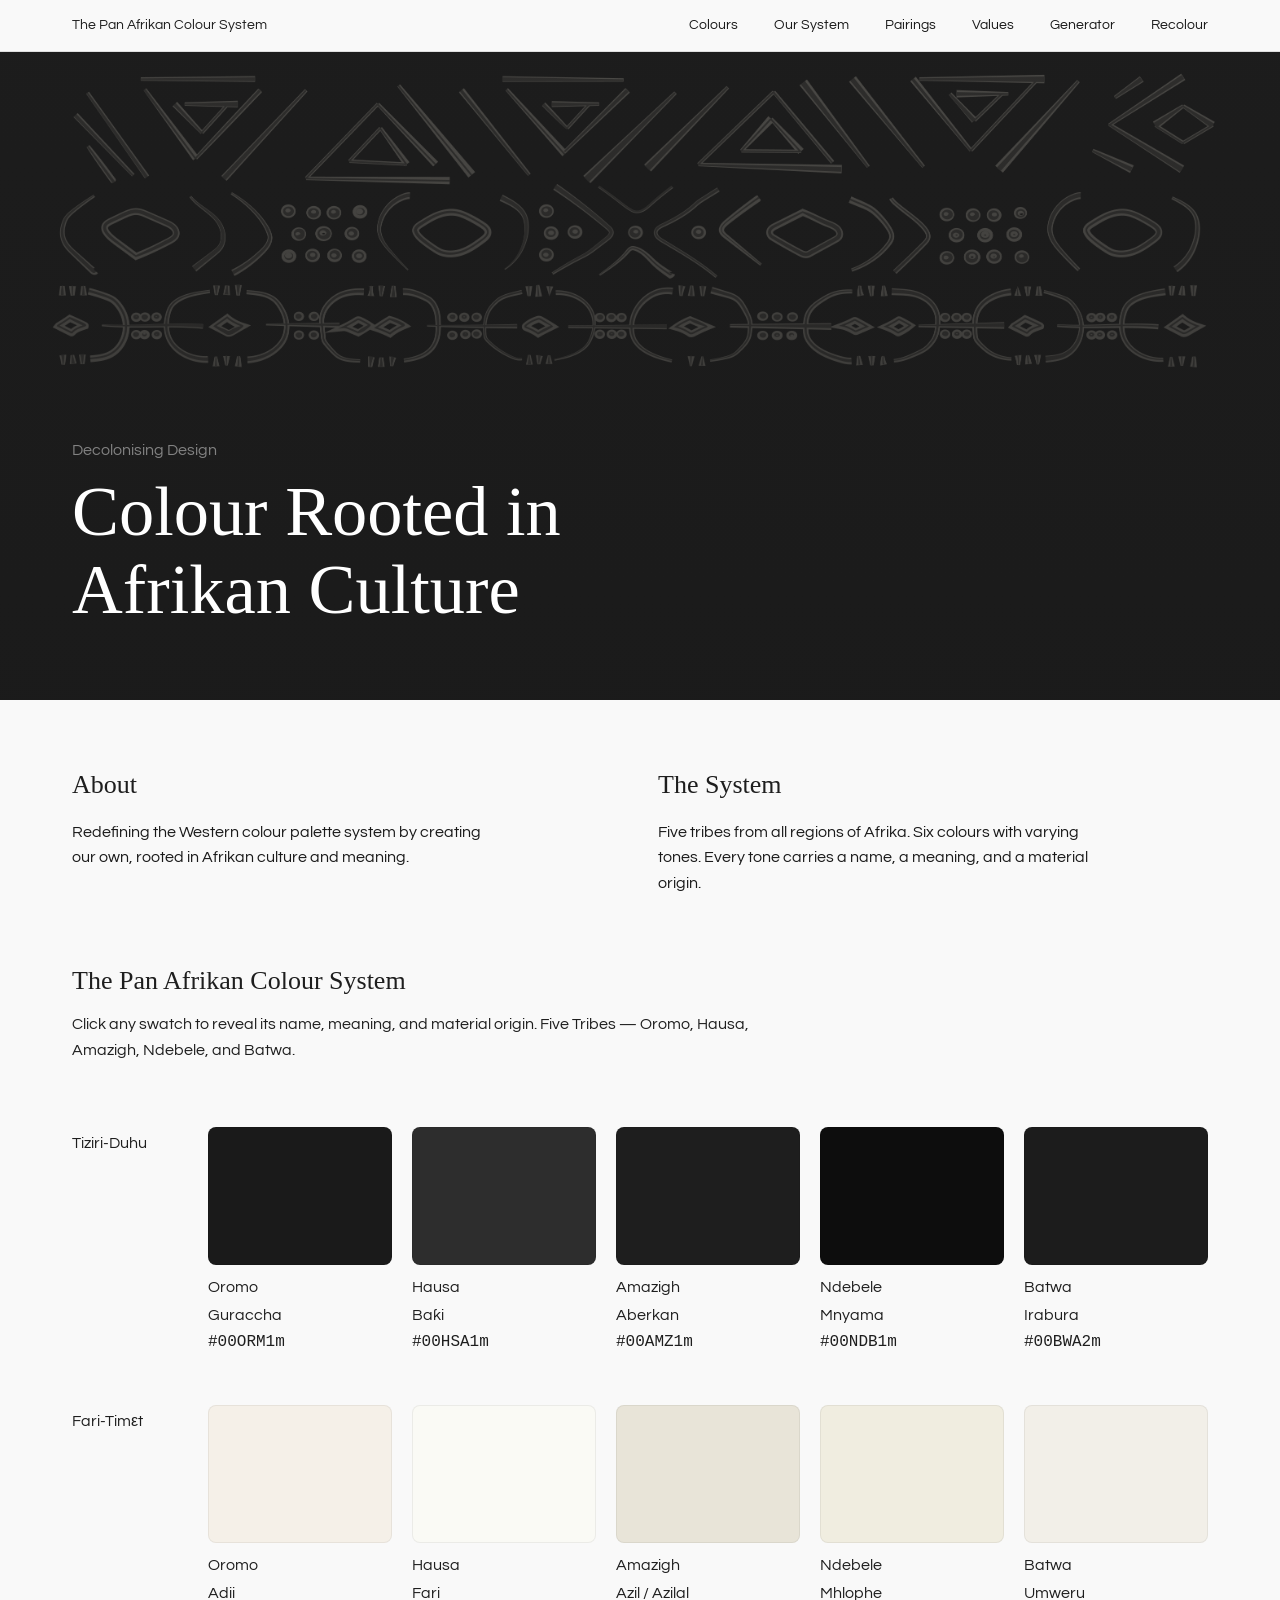
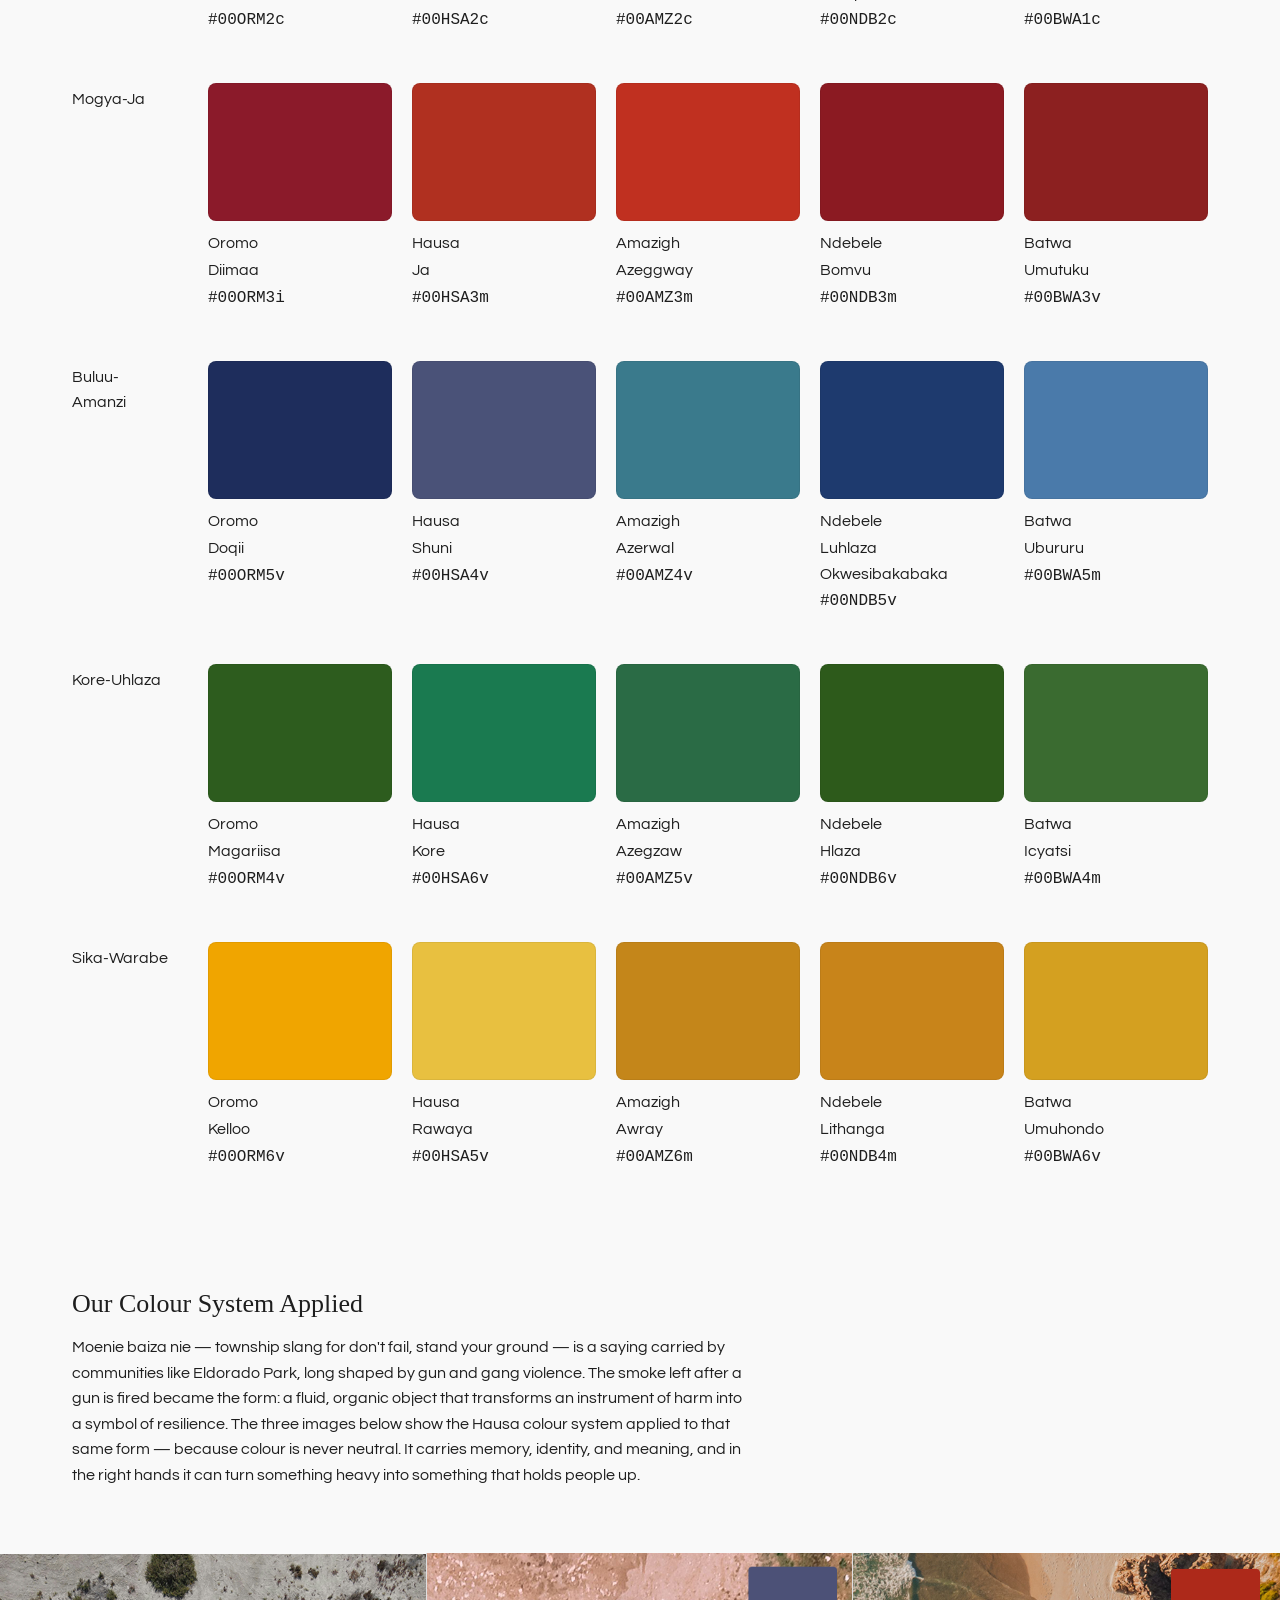
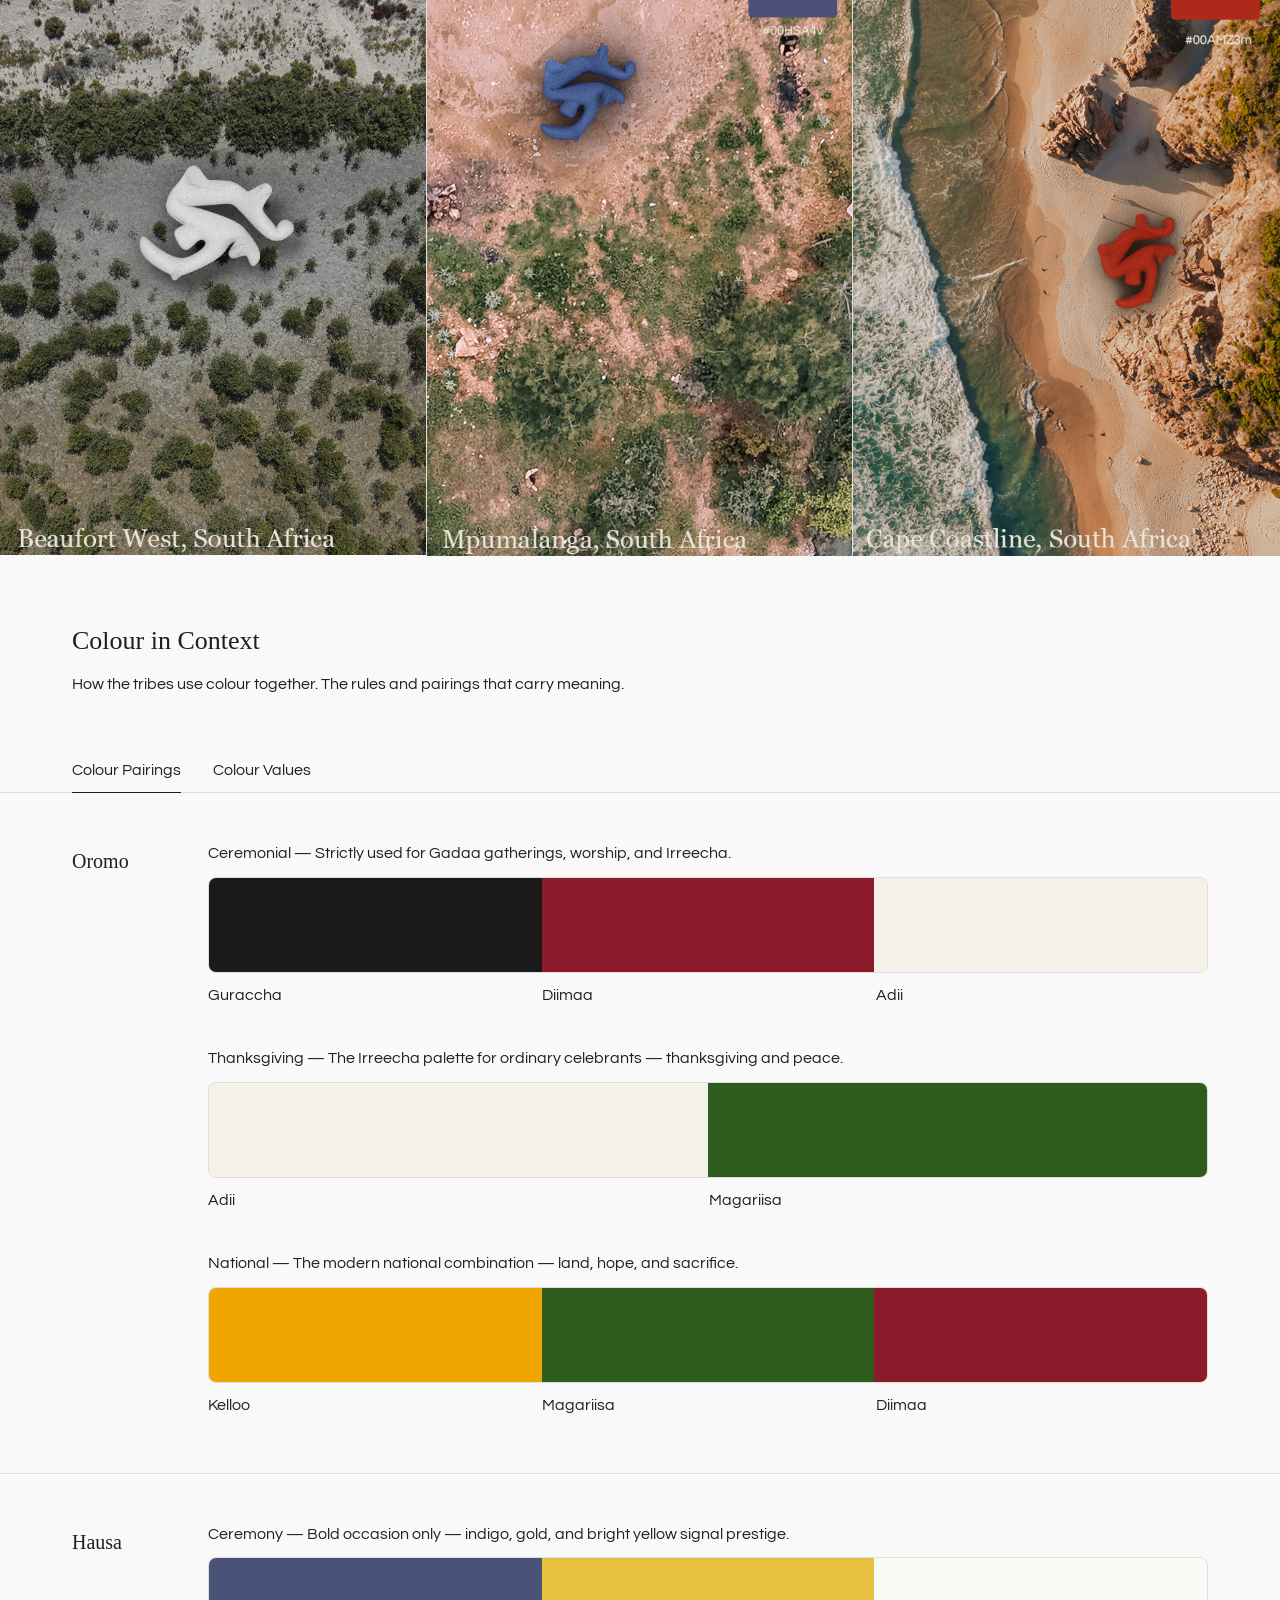
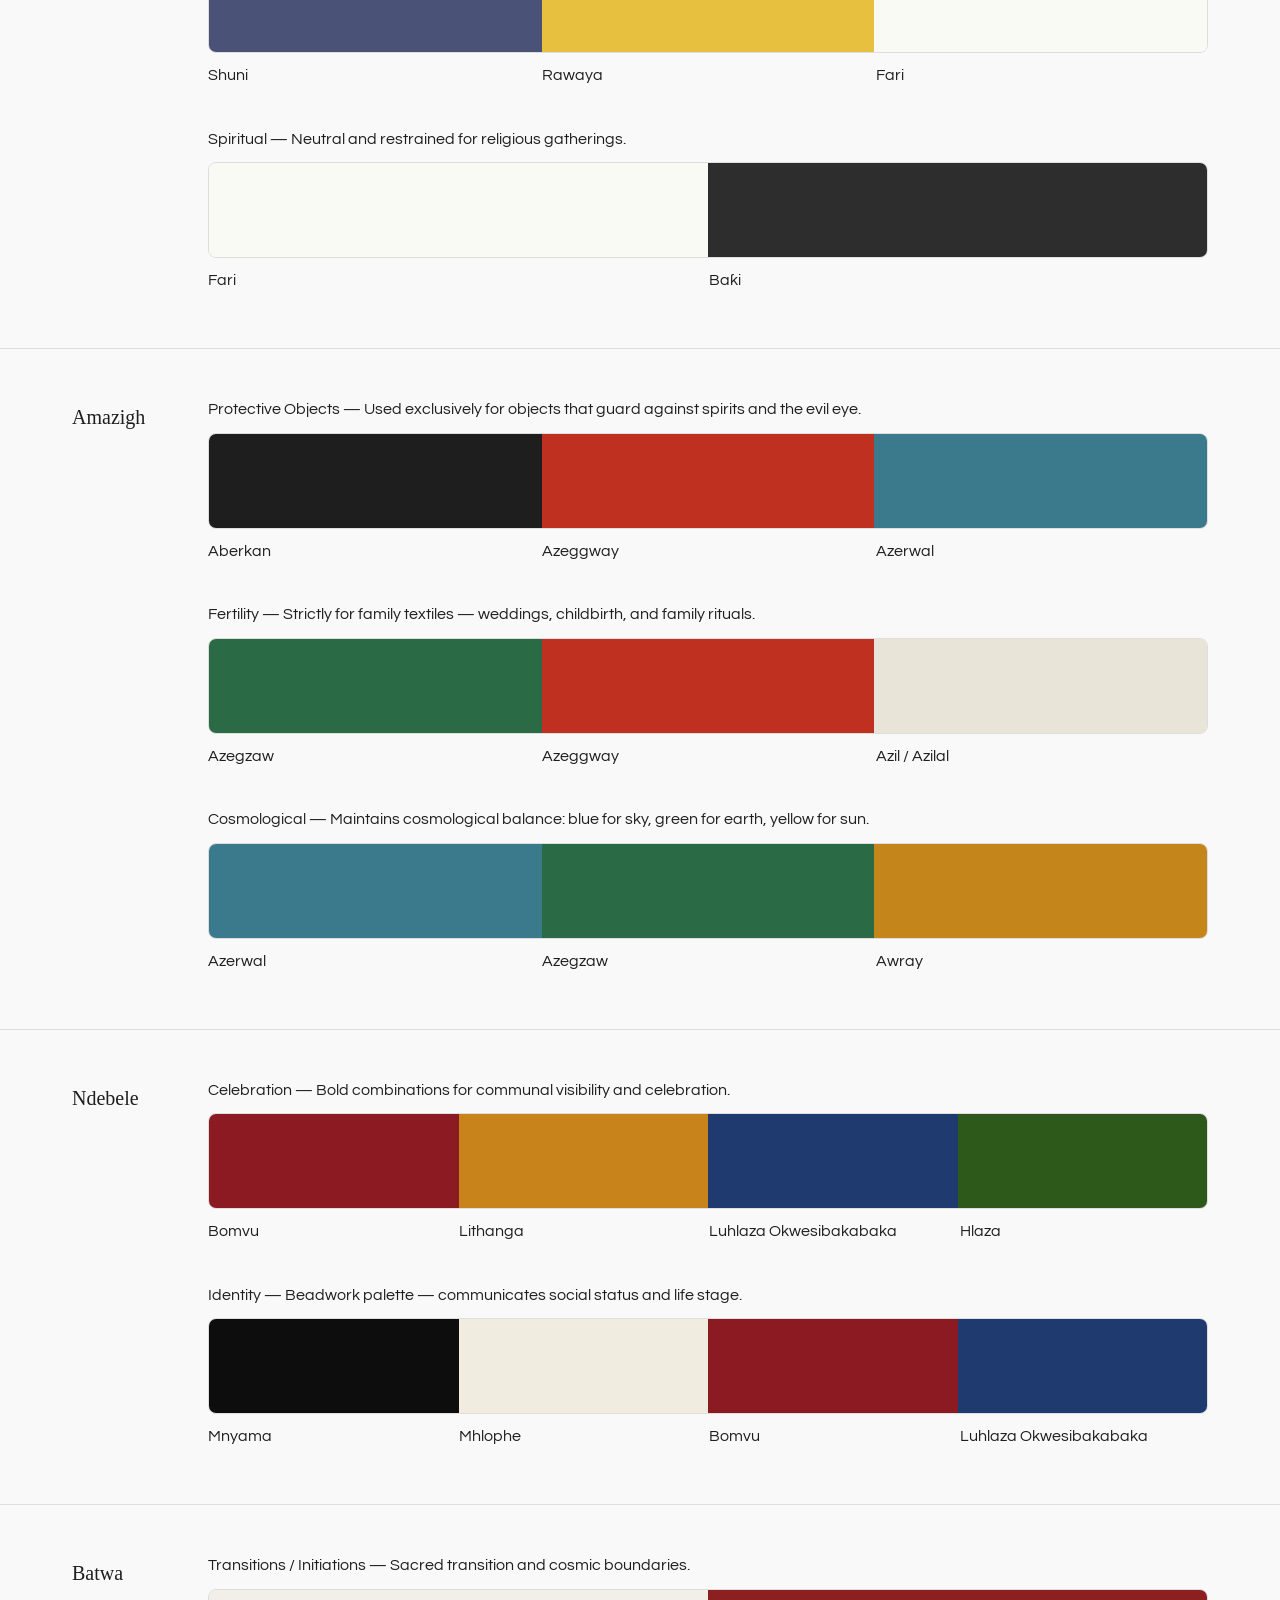
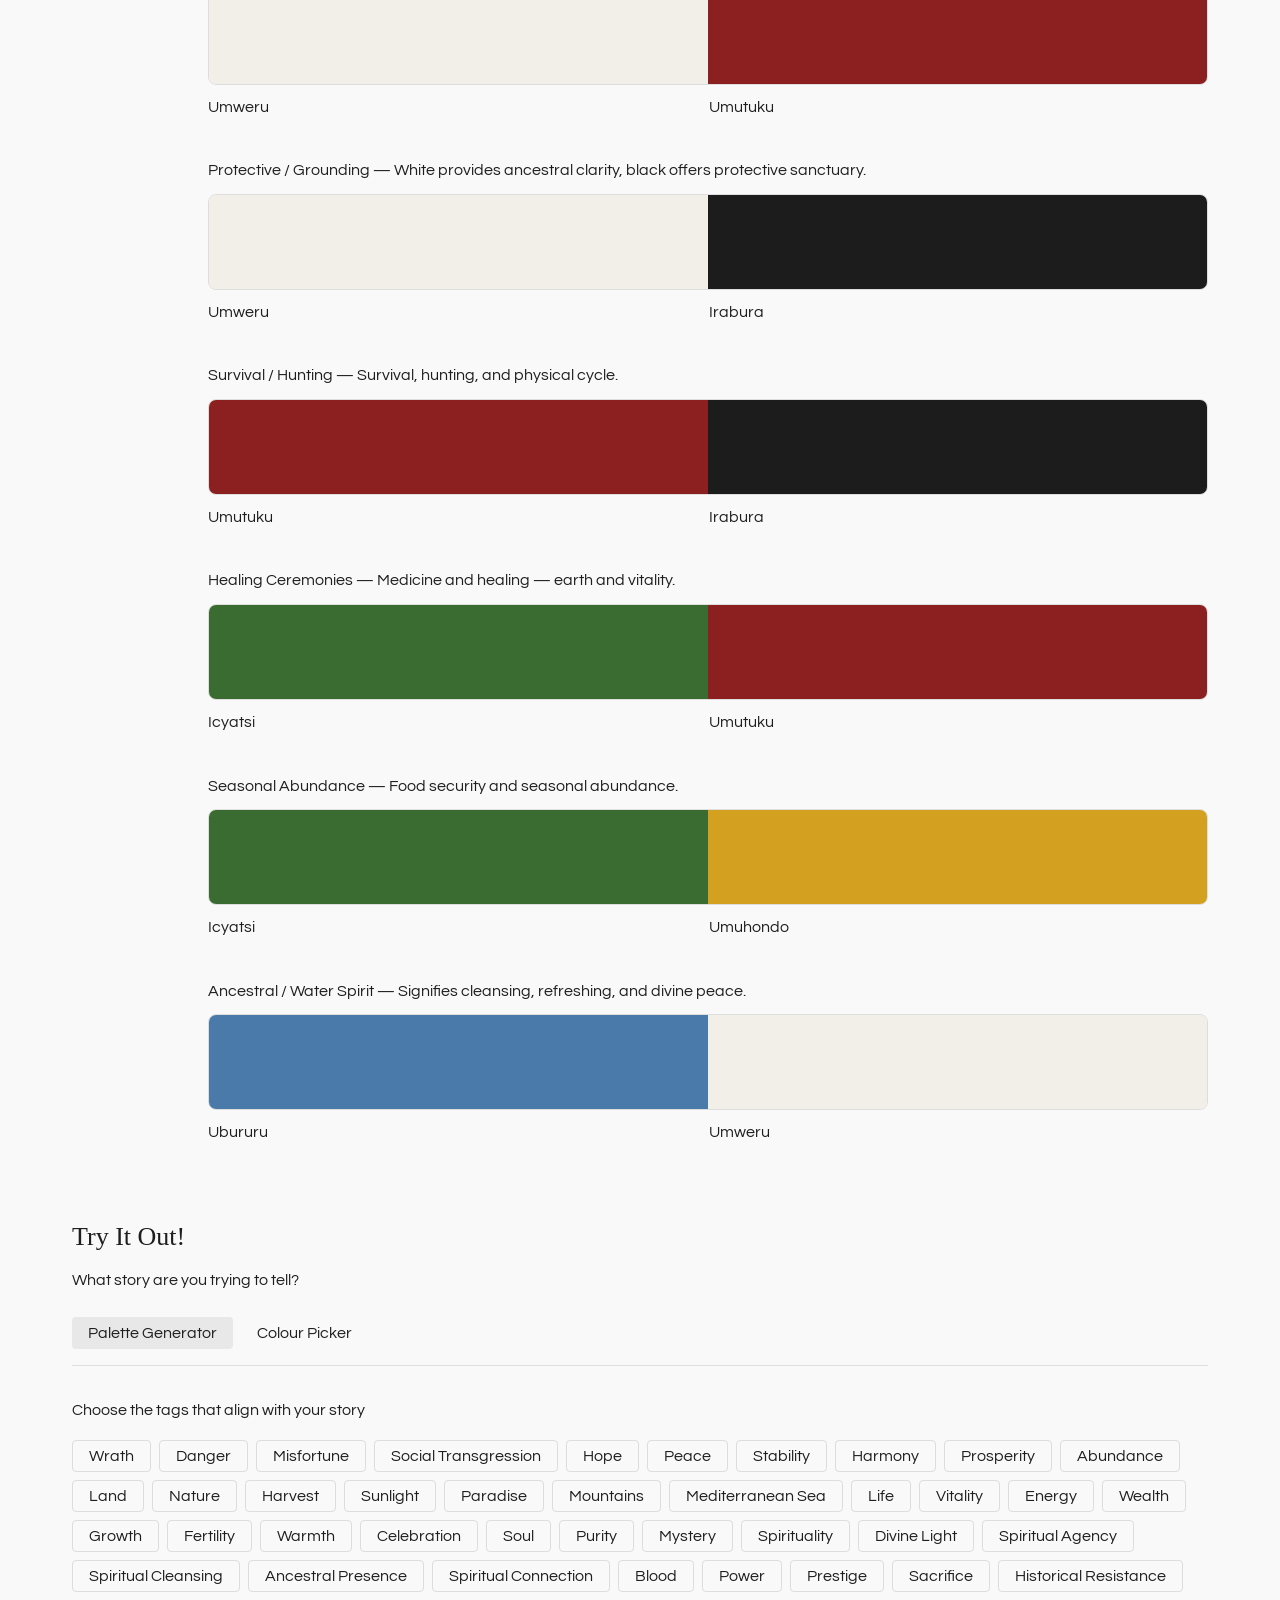
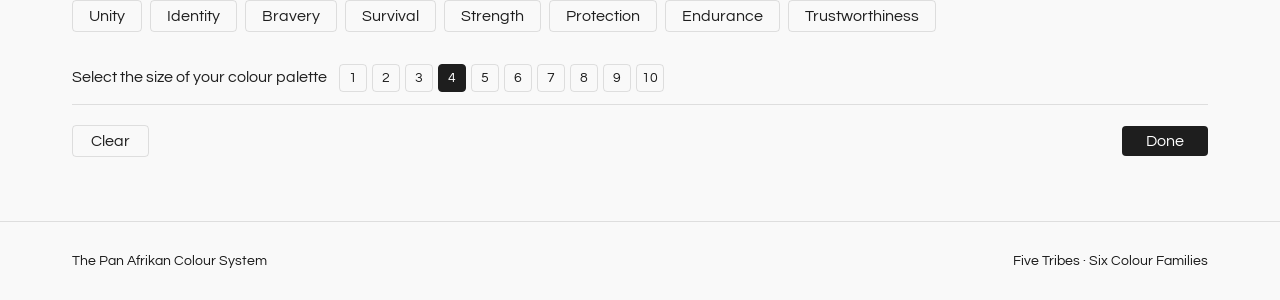
<file: index.html>
<!DOCTYPE html>
<html lang="en">
<head>
  <meta charset="UTF-8" />
  <meta name="viewport" content="width=device-width, initial-scale=1.0" />
  <title>The Pan Afrikan Colour System</title>
  <link rel="preconnect" href="https://fonts.googleapis.com" />
  <link rel="preconnect" href="https://fonts.gstatic.com" crossorigin />
  <link href="https://fonts.googleapis.com/css2?family=Kigelia&family=Questrial&display=swap" rel="stylesheet" />
  <link rel="stylesheet" href="styles.css?v=3" />
</head>
<body>

<!-- NAV -->
<nav class="nav">
  <a href="#" class="nav-logo">The Pan Afrikan Colour System</a>
  <div class="nav-links">
    <a href="#colours">Colours</a>
    <a href="our-system.html">Our System</a>
    <a href="#pairings" onclick="switchCtxTab('pairings-tab')">Pairings</a>
    <a href="#pairings" onclick="switchCtxTab('values-tab')">Values</a>
    <a href="#generator">Generator</a>
    <a href="#generator" onclick="switchGenTab('picker')">Recolour</a>
  </div>
</nav>

<!-- HERO -->
<section class="hero">
  <img class="hero-bg" src="images/HERO1.png" alt="" />
  <div class="hero-content">
    <p class="hero-eyebrow">Decolonising Design</p>
    <h1>Colour Rooted in<br>Afrikan Culture</h1>
  </div>
</section>

<!-- INTRO / ABOUT -->
<section class="intro">
  <div class="intro-col">
    <p class="intro-label">About</p>
    <p>Redefining the Western colour palette system by creating our own, rooted in Afrikan culture and meaning.</p>
  </div>
  <div class="intro-col">
    <p class="intro-label">The System</p>
    <p>Five tribes from all regions of Afrika. Six colours with varying tones. Every tone carries a name, a meaning, and a material origin.</p>
  </div>
</section>

<!-- COLOUR SYSTEM -->
<section id="colours" class="colours-section">
  <div class="section-header">
    <h2>The Pan Afrikan Colour System</h2>
    <p>Click any swatch to reveal its name, meaning, and material origin. Five Tribes — Oromo, Hausa, Amazigh, Ndebele, and Batwa.</p>
  </div>
  <div class="colour-grid" id="colour-grid"></div>
</section>

<!-- OUR COLOUR SYSTEM APPLIED — ARTWORK (3 images) -->
<section class="applied-section">
  <div class="section-header">
    <h2>Our Colour System Applied</h2>
    <p>Moenie baiza nie — township slang for don't fail, stand your ground — is a saying carried by communities like Eldorado Park, long shaped by gun and gang violence. The smoke left after a gun is fired became the form: a fluid, organic object that transforms an instrument of harm into a symbol of resilience. The three images below show the Hausa colour system applied to that same form — because colour is never neutral. It carries memory, identity, and meaning, and in the right hands it can turn something heavy into something that holds people up.</p>
  </div>
  <div class="proof-3up">
    <div class="proof-block proof-block--tall">
      <img src="images/Artwork 1.png" alt="Artwork 1" onerror="this.style.display='none';this.parentElement.setAttribute('data-empty','true')" />
    </div>
    <div class="proof-block proof-block--tall">
      <img src="images/Artwork 2.png" alt="Artwork 2" onerror="this.style.display='none';this.parentElement.setAttribute('data-empty','true')" />
    </div>
    <div class="proof-block proof-block--tall">
      <img src="images/Artwork 3.png" alt="Artwork 3" onerror="this.style.display='none';this.parentElement.setAttribute('data-empty','true')" />
    </div>
  </div>

</section>

<!-- COLOUR IN CONTEXT — PAIRINGS + VALUES AS TABS -->
<section id="pairings" class="pairings-section">
  <div class="section-header">
    <h2>Colour in Context</h2>
    <p>How the tribes use colour together. The rules and pairings that carry meaning.</p>
  </div>

  <div class="context-tabs" id="context-tabs">
    <button class="context-tab active" data-ctx="pairings-tab">Colour Pairings</button>
    <button class="context-tab" data-ctx="values-tab">Colour Values</button>
  </div>

  <div id="pairings-tab" class="context-tab-content active">
    <div id="pairings-content"></div>
  </div>

  <div id="values-tab" class="context-tab-content">
    <div class="section-header" style="padding-top:40px;">
      <p>Ndebele colours strengthened from original to black, across ten tonal steps.</p>
    </div>
    <div id="values-content"></div>
    <div class="section-header" style="padding-top:40px;">
      <p>Ndebele colours spiritually enhanced from original to white, across ten tonal steps.</p>
    </div>
    <div id="values-content-white"></div>
  </div>
</section>


<!-- GENERATOR -->
<section id="generator" class="generator-section">
  <div class="section-header">
    <h2>Try It Out!</h2>
    <p>What story are you trying to tell?</p>
  </div>

  <div class="generator-body">
    <div class="generator-tabs">
      <button class="gen-tab active" data-tab="consultation">Palette Generator</button>
      <button class="gen-tab" data-tab="picker">Colour Picker</button>
    </div>

    <div id="consultation-tab" class="gen-tab-content active">
      <p class="gen-instruction">Choose the tags that align with your story</p>
      <div id="meaning-buttons" class="meaning-buttons"></div>
      <div class="gen-size-row">
        <p class="gen-size-label">Select the size of your colour palette</p>
        <div id="size-buttons" class="size-buttons"></div>
      </div>
      <div class="gen-controls">
        <div class="gen-controls-row">
          <button id="clear-btn" class="gen-btn-clear">Clear</button>
          <button id="generate-btn" class="gen-btn-done">Done</button>
        </div>
      </div>
      <div id="generated-palette" class="generated-palette"></div>
    </div>

    <div id="picker-tab" class="gen-tab-content">
      <div class="picker-layout">
        <div class="picker-left">
          <p class="picker-hint">Click on a region then click on a colour from the colour wheel to apply it.</p>
          <label for="image-upload">Upload image</label>
          <input type="file" id="image-upload" accept="image/*" />
          <canvas id="artwork-canvas"></canvas>
          <button class="picker-reset-btn" id="picker-reset-btn">Reset image</button>
        </div>
        <div class="picker-right">
          <canvas id="wheel-canvas"></canvas>
        </div>
      </div>
    </div>
  </div>
</section>

<!-- FOOTER -->
<footer>
  <p>The Pan Afrikan Colour System</p>
  <p>Five Tribes · Six Colour Families</p>
</footer>

<!-- SWATCH TOOLTIP -->
<div class="tooltip-overlay" id="tooltip" onclick="closeTooltip(event)">
  <div class="tooltip-card" onclick="event.stopPropagation()">
    <button class="tooltip-close" onclick="closeTooltip()">×</button>
    <div class="tooltip-swatch" id="tooltip-swatch"></div>
    <div class="tooltip-tribe" id="tooltip-tribe"></div>
    <h3 class="tooltip-name" id="tooltip-name"></h3>
    <p class="tooltip-hex" id="tooltip-hex"></p>
    <div class="tooltip-row">
      <div>
        <p class="tooltip-label">Meaning</p>
        <p class="tooltip-text" id="tooltip-meaning"></p>
      </div>
      <div>
        <p class="tooltip-label">Material Origin</p>
        <p class="tooltip-text" id="tooltip-origin"></p>
      </div>
    </div>
  </div>
</div>

<script src="scripts.js?v=3"></script>
</body>
</html>
</file>
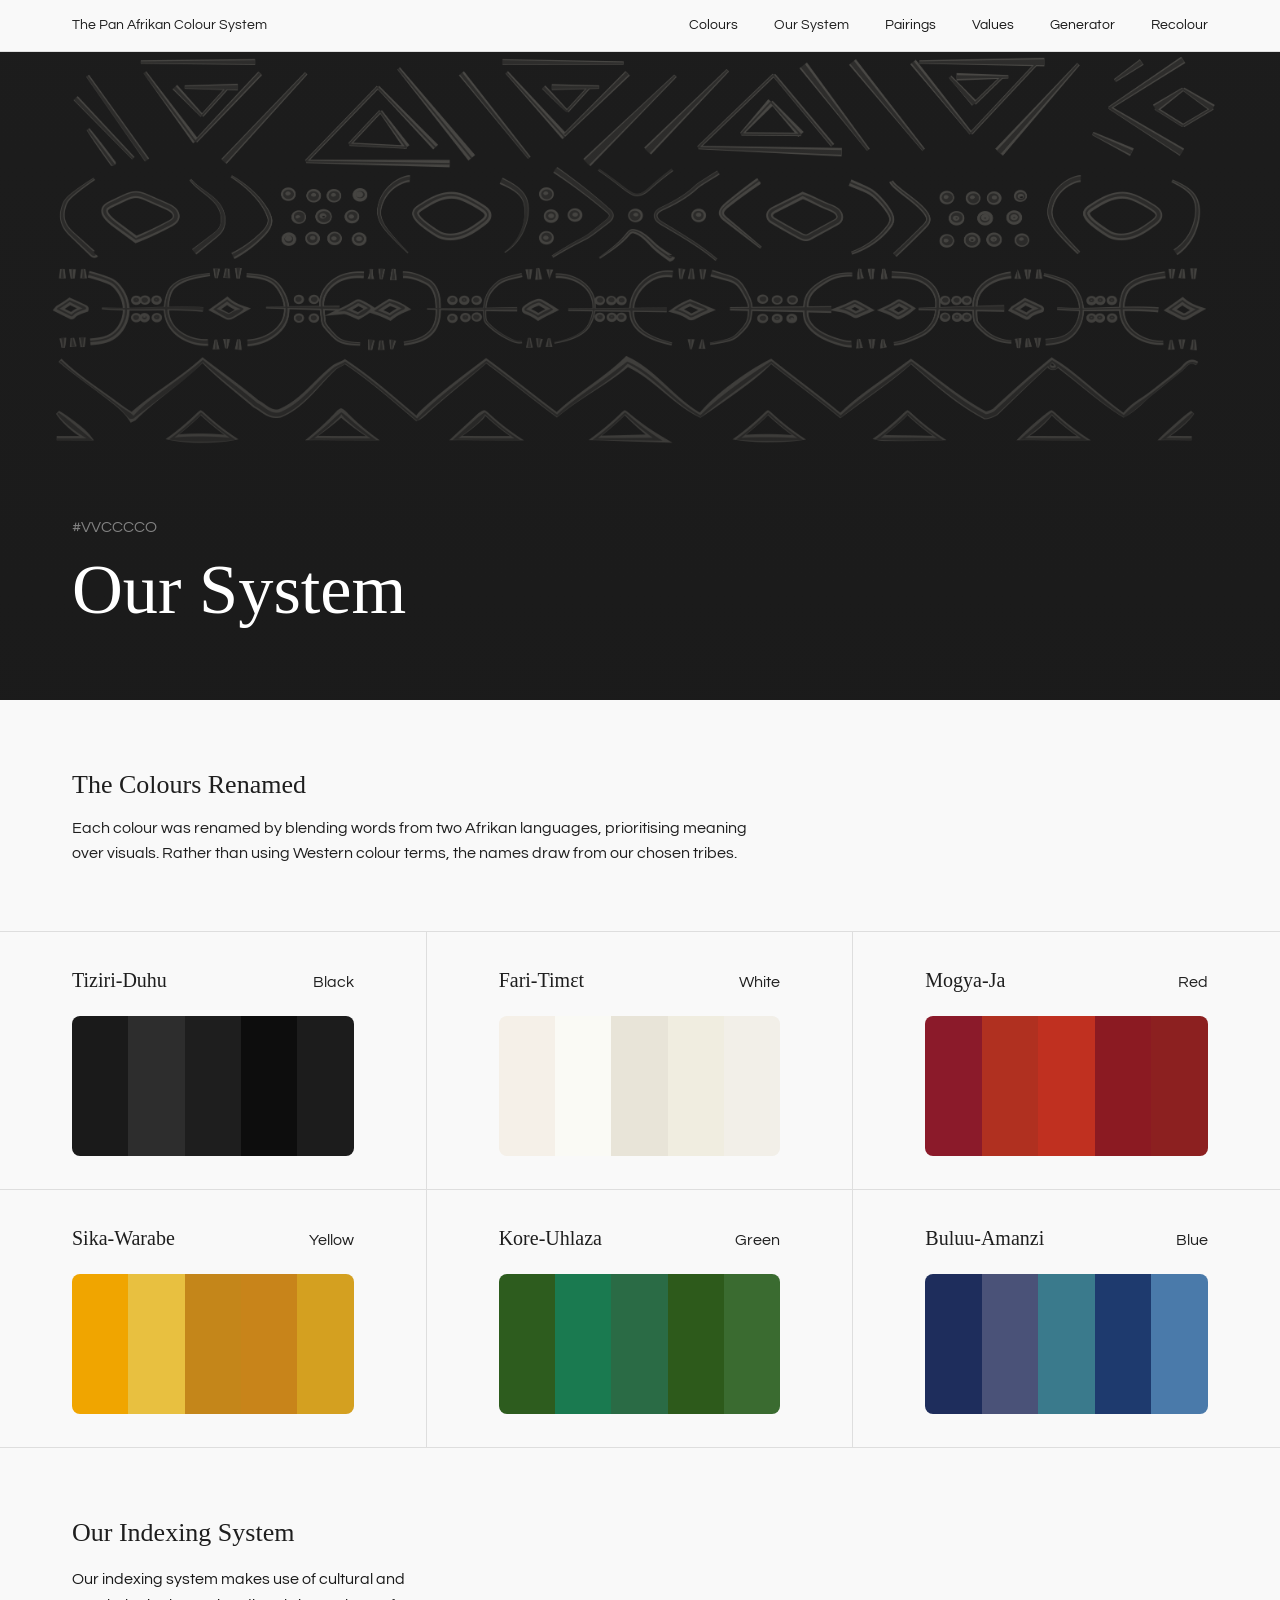
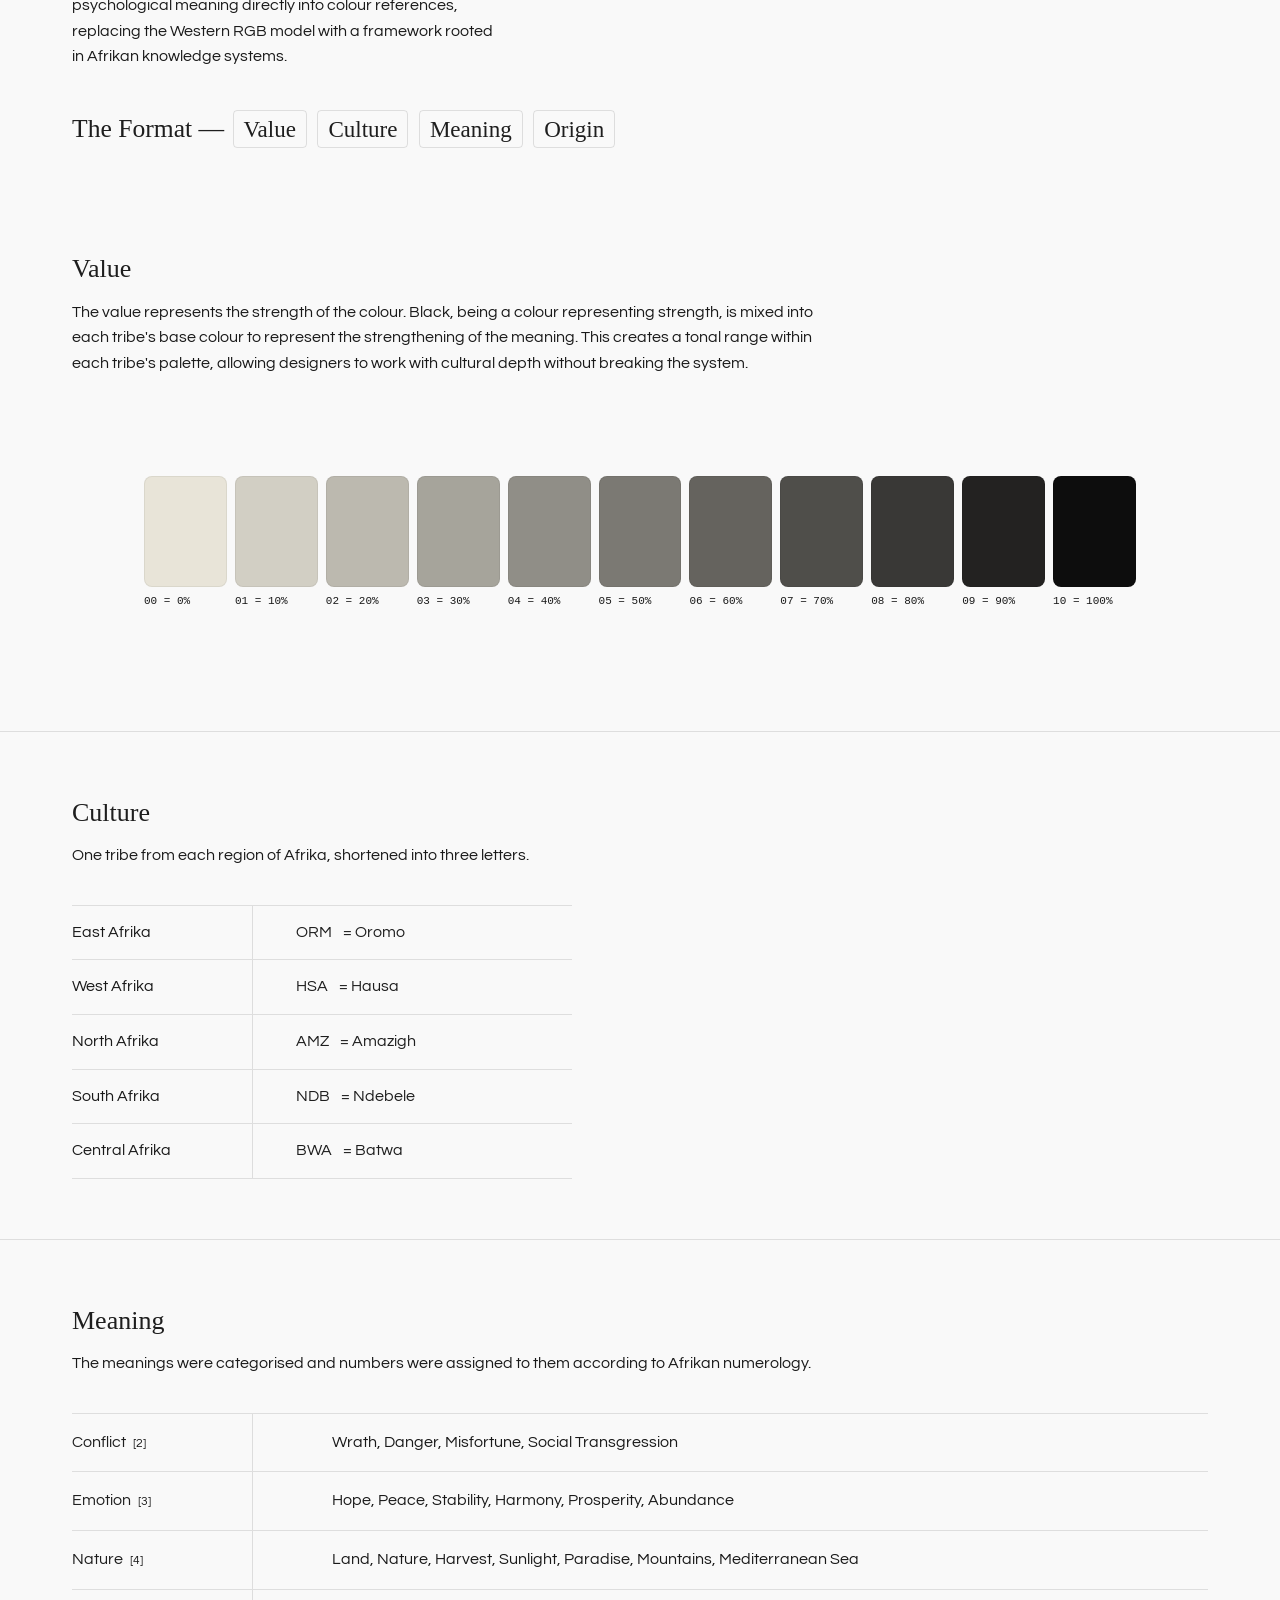
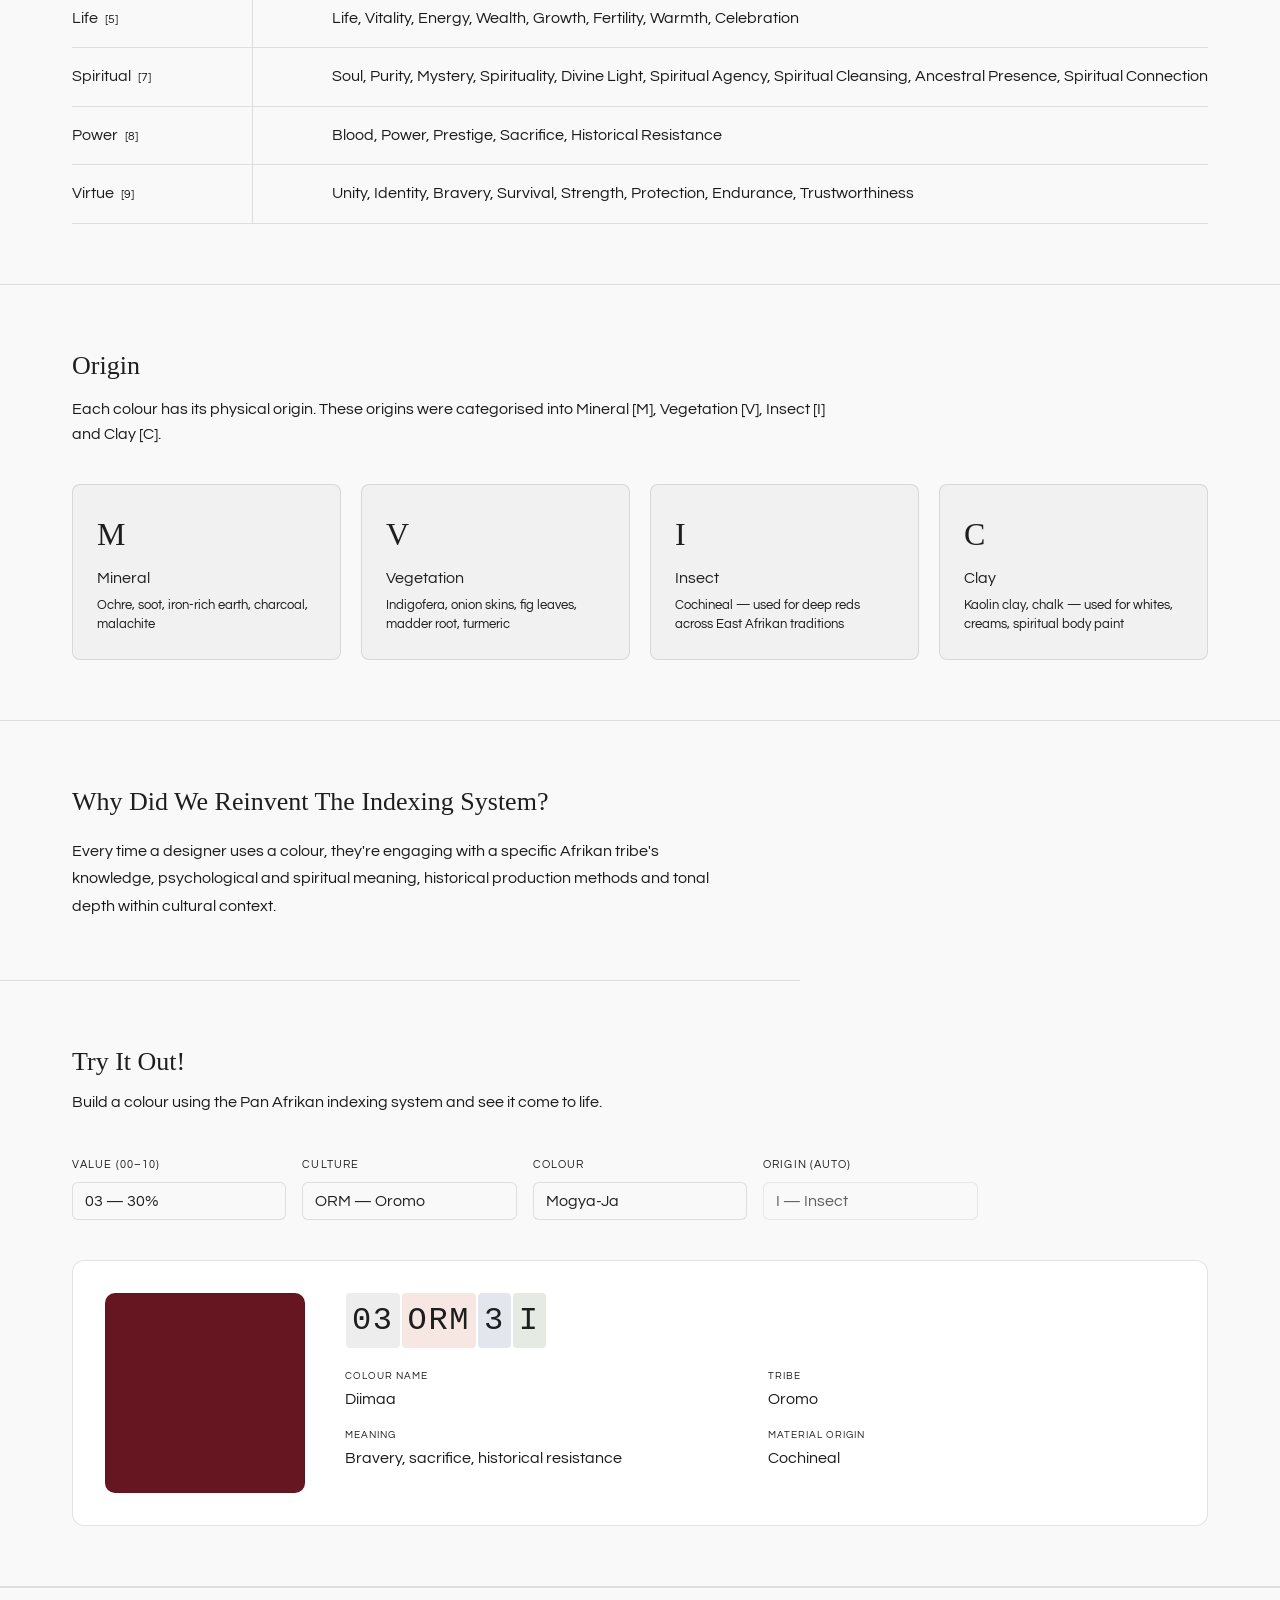
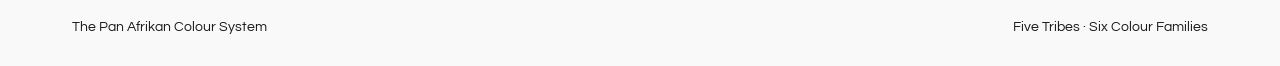
<file: our-system.html>
<!DOCTYPE html>
<html lang="en">
<head>
  <meta charset="UTF-8" />
  <meta name="viewport" content="width=device-width, initial-scale=1.0" />
  <title>Our Indexing System — The Pan Afrikan Colour System</title>
  <link rel="preconnect" href="https://fonts.googleapis.com" />
  <link rel="preconnect" href="https://fonts.gstatic.com" crossorigin />
  <link href="https://fonts.googleapis.com/css2?family=Kigelia&family=Questrial&display=swap" rel="stylesheet" />
  <link rel="stylesheet" href="styles.css" />
  <style>
    /* ── PAGE-SPECIFIC ── */
    .os-body { max-width: 1512px; margin: 0 auto; }

    /* FORMAT CALLOUT */
    .format-callout {
      padding: 40px var(--margin);
    }
    .format-callout p {
      font-family: var(--serif);
      font-size: clamp(18px, 2vw, 26px);
      color: var(--ink);
      line-height: 1.4;
    }
    .format-callout span {
      display: inline-block;
      padding: 2px 10px;
      border: 0.5px solid var(--border);
      border-radius: 4px;
      margin: 0 2px;
      font-size: 0.9em;
    }

    /* VALUE SWATCHES */
    .value-demo {
      padding: 40px var(--margin) 60px;
    }
    .value-demo-swatches {
      display: grid;
      grid-template-columns: repeat(11, 1fr);
      gap: 8px;
      margin-top: 24px;
    }
    .value-demo-swatch {
      display: flex;
      flex-direction: column;
      gap: 6px;
    }
    .value-demo-block {
      width: 100%;
      aspect-ratio: 3 / 4;
      border-radius: 8px;
      border: 0.5px solid rgba(0,0,0,.06);
    }
    .value-demo-label {
      font-size: 11px;
      color: var(--ink-faint);
      font-family: monospace;
    }

    /* CULTURE TABLE */
    .os-table-section {
      padding: 60px var(--margin);
      border-bottom: 0.5px solid var(--border);
    }
    .os-table-section h3 {
      font-family: var(--serif);
      font-size: 26px;
      font-weight: 400;
      margin-bottom: 10px;
    }
    .os-table-section .os-sub {
      font-size: 16px;
      color: var(--ink-faint);
      margin-bottom: 36px;
      max-width: 760px;
    }

    .culture-table {
      display: flex;
      flex-direction: column;
      max-width: 500px;
    }
    .culture-row {
      display: grid;
      grid-template-columns: 200px 1fr;
      padding: 14px 0;
      border-bottom: 0.5px solid var(--border);
      align-items: center;
      position: relative;
    }
    .culture-row::before {
      content: '';
      position: absolute;
      left: 180px;
      top: 0;
      bottom: 0;
      width: 0.5px;
      background: var(--border);
    }
    .culture-row:first-child { border-top: 0.5px solid var(--border); }
    .culture-region {
      font-size: 16px;
      color: var(--ink-faint);
    }
    .culture-code {
      font-size: 16px;
      color: var(--ink);
      padding-left: 24px;
    }
    .culture-code strong {
      font-weight: 500;
      margin-right: 8px;
    }

    /* MEANING TABLE */
    .meaning-table {
      display: flex;
      flex-direction: column;
    }
    .meaning-row {
      display: grid;
      grid-template-columns: 200px 1fr;
      padding: 16px 0;
      border-bottom: 0.5px solid var(--border);
      align-items: baseline;
      gap: var(--gutter);
      position: relative;
    }
    .meaning-row::before {
      content: '';
      position: absolute;
      left: 180px;
      top: 0;
      bottom: 0;
      width: 0.5px;
      background: var(--border);
    }
    .meaning-row:first-child { border-top: 0.5px solid var(--border); }
    .meaning-cat {
      font-size: 16px;
      color: var(--ink);
    }
    .meaning-num {
      font-size: 12px;
      color: var(--ink-faint);
      margin-left: 4px;
    }
    .meaning-desc {
      font-size: 16px;
      color: var(--ink-light);
      line-height: 1.5;
      padding-left: 24px;
    }

    /* ORIGIN */
    .origin-grid {
      display: grid;
      grid-template-columns: repeat(4, 1fr);
      gap: 20px;
      margin-top: 32px;
    }
    .origin-card {
      padding: 24px;
      background: rgba(25,25,25,.03);
      border-radius: var(--radius);
      border: 0.5px solid var(--border);
    }
    .origin-code {
      font-family: var(--serif);
      font-size: 32px;
      font-weight: 400;
      margin-bottom: 6px;
    }
    .origin-label {
      font-size: 16px;
      color: var(--ink);
      margin-bottom: 4px;
    }
    .origin-desc {
      font-size: 13px;
      color: var(--ink-faint);
      line-height: 1.5;
    }

    /* WHY / TRY */
    .os-text-section {
      padding: 60px var(--margin);
      border-bottom: 0.5px solid var(--border);
      max-width: 800px;
    }
    .os-text-section h3 {
      font-family: var(--serif);
      font-size: 26px;
      font-weight: 400;
      margin-bottom: 16px;
    }
    .os-text-section p {
      font-size: 16px;
      color: var(--ink-light);
      line-height: 1.7;
    }

    /* HEX DEMO */
    .hex-demo {
      padding: 60px var(--margin);
      border-bottom: 0.5px solid var(--border);
    }
    .hex-demo h3 { font-family: var(--serif); font-size: 26px; font-weight: 400; margin-bottom: 8px; }
    .hex-demo .hex-demo-sub { font-size: 16px; color: var(--ink-faint); margin-bottom: 40px; }

    .hex-demo-builder {
      display: grid;
      grid-template-columns: repeat(4, 1fr) 1fr;
      gap: 16px;
      align-items: end;
      margin-bottom: 40px;
    }
    .hex-field label {
      display: block;
      font-size: 11px;
      text-transform: uppercase;
      letter-spacing: .1em;
      color: var(--ink-faint);
      margin-bottom: 8px;
    }
    .hex-field select {
      width: 100%;
      padding: 10px 12px;
      border: 0.5px solid var(--border);
      border-radius: 6px;
      background: var(--bg);
      font-family: var(--sans);
      font-size: 16px;
      color: var(--ink);
      appearance: none;
      cursor: pointer;
    }
    .hex-field select:focus { outline: none; border-color: var(--ink); }

    .hex-demo-result {
      display: grid;
      grid-template-columns: 200px 1fr;
      gap: 40px;
      align-items: start;
      padding: 32px;
      border: 0.5px solid var(--border);
      border-radius: 12px;
      background: #fff;
    }
    .hex-result-swatch {
      width: 100%;
      aspect-ratio: 1;
      border-radius: 10px;
      border: 0.5px solid rgba(0,0,0,.06);
      transition: background .4s ease;
    }
    .hex-result-code {
      font-family: monospace;
      font-size: clamp(18px, 3vw, 32px);
      color: var(--ink);
      margin-bottom: 20px;
      letter-spacing: .05em;
    }
    .hex-result-code span {
      display: inline-block;
      padding: 2px 6px;
      border-radius: 4px;
      margin: 0 1px;
      transition: background .3s ease;
    }
    .hex-result-code .part-value   { background: rgba(25,25,25,.08); }
    .hex-result-code .part-culture { background: rgba(180,60,20,.12); }
    .hex-result-code .part-meaning { background: rgba(30,60,110,.12); }
    .hex-result-code .part-origin  { background: rgba(45,90,30,.12); }
    .hex-result-info { display: grid; grid-template-columns: 1fr 1fr; gap: 16px; }
    .hex-result-info-item label {
      font-size: 10px;
      text-transform: uppercase;
      letter-spacing: .1em;
      color: var(--ink-faint);
      display: block;
      margin-bottom: 3px;
    }
    .hex-result-info-item p { font-size: 16px; color: var(--ink-light); line-height: 1.5; }

    /* ── COLOURS RENAMED ────────────────────────── */
    .renamed-grid {
      display: grid;
      grid-template-columns: 1fr 1fr 1fr;
      border-top: 0.5px solid var(--border);
      border-bottom: 0.5px solid var(--border);
    }
    .renamed-item {
      padding: 32px var(--margin);
      border-right: 0.5px solid var(--border);
      border-bottom: 0.5px solid var(--border);
      cursor: pointer;
    }
    .renamed-item:nth-child(3n) { border-right: none; }
    .renamed-item:nth-child(n+4) { border-bottom: none; }
    .renamed-item-top {
      display: flex;
      justify-content: space-between;
      align-items: baseline;
      margin-bottom: 20px;
    }
    .renamed-name {
      font-family: var(--serif);
      font-size: 20px;
      color: var(--ink);
    }
    .renamed-english { font-size: 16px; color: var(--ink); }
    .renamed-swatches {
      position: relative;
      display: flex;
      height: 140px;
      border-radius: var(--radius);
      overflow: hidden;
    }
    .renamed-swatches::after {
      content: 'Click to expand';
      position: absolute;
      bottom: 0; left: 0; right: 0;
      padding: 7px 10px;
      font-family: var(--sans);
      font-size: 11px;
      text-align: center;
      letter-spacing: .07em;
      text-transform: uppercase;
      color: #fff;
      background: rgba(0,0,0,0.28);
      opacity: 0;
      transition: opacity .2s;
      pointer-events: none;
    }
    .renamed-item:hover .renamed-swatches::after { opacity: 1; }
    .renamed-swatch { flex: 1; }
    .renamed-detail {
      max-height: 0;
      overflow: hidden;
      opacity: 0;
      padding-top: 0;
      margin-top: 0;
      border-top: 0.5px solid var(--border);
      transition: max-height 0.4s ease, opacity 0.3s ease, padding-top 0.3s ease, margin-top 0.3s ease;
    }
    .renamed-item.open .renamed-detail {
      max-height: 600px;
      opacity: 1;
      padding-top: 20px;
      margin-top: 20px;
    }
    .renamed-detail-label {
      font-family: var(--sans);
      font-size: 16px;
      color: var(--ink-faint);
      padding-bottom: 8px;
      margin-bottom: 8px;
      margin-top: 16px;
      border-bottom: 0.5px solid rgba(25,25,25,0.15);
    }
    .renamed-detail-label:first-child { margin-top: 0; }
    .renamed-detail-text {
      font-size: 16px;
      color: var(--ink);
      line-height: 1.5;
      margin-bottom: 4px;
    }
  </style>
</head>
<body class="os-body">

<!-- NAV -->
<nav class="nav">
  <a href="index.html" class="nav-logo">The Pan Afrikan Colour System</a>
  <div class="nav-links">
    <a href="index.html#colours">Colours</a>
    <a href="our-system.html" style="color:var(--ink)">Our System</a>
    <a href="index.html#pairings">Pairings</a>
    <a href="index.html#pairings" onclick="window.location='index.html#pairings'">Values</a>
    <a href="index.html#generator">Generator</a>
    <a href="#">Recolour</a>
  </div>
</nav>

<!-- HERO -->
<section class="hero">
  <img class="hero-bg" src="images/HERO2.png" alt="" />
  <div class="hero-content">
    <p class="hero-eyebrow">#VVCCCCO</p>
    <h1>Our System</h1>
  </div>
</section>

<!-- THE COLOURS RENAMED -->
<section class="colours-renamed-section">
  <div class="section-header">
    <h2>The Colours Renamed</h2>
    <p>Each colour was renamed by blending words from two Afrikan languages, prioritising meaning over visuals. Rather than using Western colour terms, the names draw from our chosen tribes.</p>
  </div>
  <div class="renamed-grid">

    <div class="renamed-item" onclick="toggleRenamed(this)">
      <div class="renamed-item-top">
        <span class="renamed-name">Tiziri-Duhu</span>
        <span class="renamed-english">Black</span>
      </div>
      <div class="renamed-swatches">
        <div class="renamed-swatch" style="background:#1A1A1A"></div>
        <div class="renamed-swatch" style="background:#2D2D2D"></div>
        <div class="renamed-swatch" style="background:#1E1E1E"></div>
        <div class="renamed-swatch" style="background:#0D0D0D"></div>
        <div class="renamed-swatch" style="background:#1C1C1C"></div>
      </div>
      <div class="renamed-detail">
        <p class="renamed-detail-label">The Break Down</p>
        <p class="renamed-detail-text">Tiziri (Amazigh: the dark that holds light)</p>
        <p class="renamed-detail-text">Duhu (Swahili root: deep darkness)</p>
        <p class="renamed-detail-label">Meaning</p>
        <p class="renamed-detail-text">Depth, mystery, the cosmos, the ancestors.</p>
      </div>
    </div>

    <div class="renamed-item" onclick="toggleRenamed(this)">
      <div class="renamed-item-top">
        <span class="renamed-name">Fari-Timεt</span>
        <span class="renamed-english">White</span>
      </div>
      <div class="renamed-swatches">
        <div class="renamed-swatch" style="background:#F5F0E8"></div>
        <div class="renamed-swatch" style="background:#FAFAF5"></div>
        <div class="renamed-swatch" style="background:#E8E4D8"></div>
        <div class="renamed-swatch" style="background:#F0EDE0"></div>
        <div class="renamed-swatch" style="background:#F2EFE8"></div>
      </div>
      <div class="renamed-detail">
        <p class="renamed-detail-label">The Break Down</p>
        <p class="renamed-detail-text">Fari (Hausa: white/purity)</p>
        <p class="renamed-detail-text">Timεt (Amazigh: identity/being)</p>
        <p class="renamed-detail-label">Meaning</p>
        <p class="renamed-detail-text">Purification, spiritual clarity, ancestral presence. White as self-knowledge not absence.</p>
      </div>
    </div>

    <div class="renamed-item" onclick="toggleRenamed(this)">
      <div class="renamed-item-top">
        <span class="renamed-name">Mogya-Ja</span>
        <span class="renamed-english">Red</span>
      </div>
      <div class="renamed-swatches">
        <div class="renamed-swatch" style="background:#8B1A2A"></div>
        <div class="renamed-swatch" style="background:#B03020"></div>
        <div class="renamed-swatch" style="background:#C03020"></div>
        <div class="renamed-swatch" style="background:#8B1A22"></div>
        <div class="renamed-swatch" style="background:#8C2020"></div>
      </div>
      <div class="renamed-detail">
        <p class="renamed-detail-label">The Break Down</p>
        <p class="renamed-detail-text">Mogya (Akan: blood)</p>
        <p class="renamed-detail-text">Ja (Hausa: red/passion)</p>
        <p class="renamed-detail-label">Meaning</p>
        <p class="renamed-detail-text">Blood, life force, sacrifice, power. The colour that moves across almost every African colour tradition as the pivot point.</p>
      </div>
    </div>

    <div class="renamed-item" onclick="toggleRenamed(this)">
      <div class="renamed-item-top">
        <span class="renamed-name">Sika-Warabe</span>
        <span class="renamed-english">Yellow</span>
      </div>
      <div class="renamed-swatches">
        <div class="renamed-swatch" style="background:#F0A500"></div>
        <div class="renamed-swatch" style="background:#E8C040"></div>
        <div class="renamed-swatch" style="background:#C4861A"></div>
        <div class="renamed-swatch" style="background:#C8841A"></div>
        <div class="renamed-swatch" style="background:#D4A020"></div>
      </div>
      <div class="renamed-detail">
        <p class="renamed-detail-label">The Break Down</p>
        <p class="renamed-detail-text">Sika (Akan: gold/wealth)</p>
        <p class="renamed-detail-text">Warabe (Oromo: radiance/celebration)</p>
        <p class="renamed-detail-label">Meaning</p>
        <p class="renamed-detail-text">Gold, harvest, the sun at its height, abundance.</p>
      </div>
    </div>

    <div class="renamed-item" onclick="toggleRenamed(this)">
      <div class="renamed-item-top">
        <span class="renamed-name">Kore-Uhlaza</span>
        <span class="renamed-english">Green</span>
      </div>
      <div class="renamed-swatches">
        <div class="renamed-swatch" style="background:#2D5C1E"></div>
        <div class="renamed-swatch" style="background:#1A7A50"></div>
        <div class="renamed-swatch" style="background:#2A6B45"></div>
        <div class="renamed-swatch" style="background:#2D5A1B"></div>
        <div class="renamed-swatch" style="background:#3A6B30"></div>
      </div>
      <div class="renamed-detail">
        <p class="renamed-detail-label">The Break Down</p>
        <p class="renamed-detail-text">Kore (Hausa: green/vegetation)</p>
        <p class="renamed-detail-text">Uhlaza (Zulu/Ndebele: green/living things)</p>
        <p class="renamed-detail-label">Meaning</p>
        <p class="renamed-detail-text">Growth, land, healing, everything that grows from the earth.</p>
      </div>
    </div>

    <div class="renamed-item" onclick="toggleRenamed(this)">
      <div class="renamed-item-top">
        <span class="renamed-name">Buluu-Amanzi</span>
        <span class="renamed-english">Blue</span>
      </div>
      <div class="renamed-swatches">
        <div class="renamed-swatch" style="background:#1E2D5C"></div>
        <div class="renamed-swatch" style="background:#4A5278"></div>
        <div class="renamed-swatch" style="background:#3A7A8C"></div>
        <div class="renamed-swatch" style="background:#1E3A6E"></div>
        <div class="renamed-swatch" style="background:#4A7AAA"></div>
      </div>
      <div class="renamed-detail">
        <p class="renamed-detail-label">The Break Down</p>
        <p class="renamed-detail-text">Buluu (Hausa: blue, borrowed and indigenised)</p>
        <p class="renamed-detail-text">Amanzi (Zulu/Ndebele: water)</p>
        <p class="renamed-detail-label">Meaning</p>
        <p class="renamed-detail-text">Sky, water — blue and green as one continuous living field.</p>
      </div>
    </div>

  </div>
</section>

<!-- THE HEX CODE -->
<section class="intro">
  <div class="intro-col" style="grid-column: span 2; max-width: 666px;">
    <p class="intro-label">Our Indexing System</p>
    <p>Our indexing system makes use of cultural and psychological meaning directly into colour references, replacing the Western RGB model with a framework rooted in Afrikan knowledge systems.</p>
  </div>
</section>

<!-- THE FORMAT -->
<div class="format-callout">
  <p>
    The Format —
    <span>Value</span>
    <span>Culture</span>
    <span>Meaning</span>
    <span>Origin</span>
  </p>
</div>

<!-- VALUE SECTION -->
<div class="os-table-section">
  <h3>Value</h3>
  <p class="os-sub">The value represents the strength of the colour. Black, being a colour representing strength, is mixed into each tribe's base colour to represent the strengthening of the meaning. This creates a tonal range within each tribe's palette, allowing designers to work with cultural depth without breaking the system.</p>
  <div class="value-demo">
    <div class="value-demo-swatches" id="value-demo-swatches"></div>
  </div>
</div>

<!-- CULTURE SECTION -->
<div class="os-table-section">
  <h3>Culture</h3>
  <p class="os-sub">One tribe from each region of Afrika, shortened into three letters.</p>
  <div class="culture-table">
    <div class="culture-row">
      <span class="culture-region">East Afrika</span>
      <span class="culture-code"><strong>ORM</strong> = Oromo</span>
    </div>
    <div class="culture-row">
      <span class="culture-region">West Afrika</span>
      <span class="culture-code"><strong>HSA</strong> = Hausa</span>
    </div>
    <div class="culture-row">
      <span class="culture-region">North Afrika</span>
      <span class="culture-code"><strong>AMZ</strong> = Amazigh</span>
    </div>
    <div class="culture-row">
      <span class="culture-region">South Afrika</span>
      <span class="culture-code"><strong>NDB</strong> = Ndebele</span>
    </div>
    <div class="culture-row">
      <span class="culture-region">Central Afrika</span>
      <span class="culture-code"><strong>BWA</strong> = Batwa</span>
    </div>
  </div>
</div>

<!-- MEANING SECTION -->
<div class="os-table-section">
  <h3>Meaning</h3>
  <p class="os-sub">The meanings were categorised and numbers were assigned to them according to Afrikan numerology.</p>
  <div class="meaning-table">
    <div class="meaning-row">
      <span class="meaning-cat">Conflict <span class="meaning-num">[2]</span></span>
      <span class="meaning-desc">Wrath, Danger, Misfortune, Social Transgression</span>
    </div>
    <div class="meaning-row">
      <span class="meaning-cat">Emotion <span class="meaning-num">[3]</span></span>
      <span class="meaning-desc">Hope, Peace, Stability, Harmony, Prosperity, Abundance</span>
    </div>
    <div class="meaning-row">
      <span class="meaning-cat">Nature <span class="meaning-num">[4]</span></span>
      <span class="meaning-desc">Land, Nature, Harvest, Sunlight, Paradise, Mountains, Mediterranean Sea</span>
    </div>
    <div class="meaning-row">
      <span class="meaning-cat">Life <span class="meaning-num">[5]</span></span>
      <span class="meaning-desc">Life, Vitality, Energy, Wealth, Growth, Fertility, Warmth, Celebration</span>
    </div>
    <div class="meaning-row">
      <span class="meaning-cat">Spiritual <span class="meaning-num">[7]</span></span>
      <span class="meaning-desc">Soul, Purity, Mystery, Spirituality, Divine Light, Spiritual Agency, Spiritual Cleansing, Ancestral Presence, Spiritual Connection</span>
    </div>
    <div class="meaning-row">
      <span class="meaning-cat">Power <span class="meaning-num">[8]</span></span>
      <span class="meaning-desc">Blood, Power, Prestige, Sacrifice, Historical Resistance</span>
    </div>
    <div class="meaning-row">
      <span class="meaning-cat">Virtue <span class="meaning-num">[9]</span></span>
      <span class="meaning-desc">Unity, Identity, Bravery, Survival, Strength, Protection, Endurance, Trustworthiness</span>
    </div>
  </div>
</div>

<!-- ORIGIN SECTION -->
<div class="os-table-section">
  <h3>Origin</h3>
  <p class="os-sub">Each colour has its physical origin. These origins were categorised into Mineral [M], Vegetation [V], Insect [I] and Clay [C].</p>
  <div class="origin-grid">
    <div class="origin-card">
      <div class="origin-code">M</div>
      <div class="origin-label">Mineral</div>
      <div class="origin-desc">Ochre, soot, iron-rich earth, charcoal, malachite</div>
    </div>
    <div class="origin-card">
      <div class="origin-code">V</div>
      <div class="origin-label">Vegetation</div>
      <div class="origin-desc">Indigofera, onion skins, fig leaves, madder root, turmeric</div>
    </div>
    <div class="origin-card">
      <div class="origin-code">I</div>
      <div class="origin-label">Insect</div>
      <div class="origin-desc">Cochineal — used for deep reds across East Afrikan traditions</div>
    </div>
    <div class="origin-card">
      <div class="origin-code">C</div>
      <div class="origin-label">Clay</div>
      <div class="origin-desc">Kaolin clay, chalk — used for whites, creams, spiritual body paint</div>
    </div>
  </div>
</div>

<!-- WHY -->
<div class="os-text-section">
  <h3>Why Did We Reinvent The Indexing System?</h3>
  <p>Every time a designer uses a colour, they're engaging with a specific Afrikan tribe's knowledge, psychological and spiritual meaning, historical production methods and tonal depth within cultural context.</p>
</div>

<!-- TRY IT OUT — INTERACTIVE HEX CODE DEMO -->
<div class="hex-demo">
  <h3>Try It Out!</h3>
  <p class="hex-demo-sub">Build a colour using the Pan Afrikan indexing system and see it come to life.</p>

  <div class="hex-demo-builder">
    <div class="hex-field">
      <label>Value (00–10)</label>
      <select id="demo-value">
        <option value="0">00 — Original</option>
        <option value="1">01 — 10%</option>
        <option value="2">02 — 20%</option>
        <option value="3" selected>03 — 30%</option>
        <option value="4">04 — 40%</option>
        <option value="5">05 — 50%</option>
        <option value="6">06 — 60%</option>
        <option value="7">07 — 70%</option>
        <option value="8">08 — 80%</option>
        <option value="9">09 — 90%</option>
        <option value="10">10 — 100%</option>
      </select>
    </div>
    <div class="hex-field">
      <label>Culture</label>
      <select id="demo-culture">
        <option value="oromo">ORM — Oromo</option>
        <option value="hausa">HSA — Hausa</option>
        <option value="amazigh">AMZ — Amazigh</option>
        <option value="ndebele">NDB — Ndebele</option>
        <option value="batwa">BWA — Batwa</option>
      </select>
    </div>
    <div class="hex-field">
      <label>Colour</label>
      <select id="demo-hue">
        <option value="black">Tiziri-Duhu</option>
        <option value="white">Fari-Timεt</option>
        <option value="red" selected>Mogya-Ja</option>
        <option value="blue">Buluu-Amanzi</option>
        <option value="green">Kore-Uhlaza</option>
        <option value="yellow">Sika-Warabe</option>
      </select>
    </div>
    <div class="hex-field">
      <label>Origin (auto)</label>
      <select id="demo-origin" disabled>
        <option>—</option>
      </select>
    </div>
  </div>

  <div class="hex-demo-result">
    <div class="hex-result-swatch" id="demo-swatch"></div>
    <div>
      <div class="hex-result-code" id="demo-code">
        <span class="part-value" id="demo-code-value">03</span><span class="part-culture" id="demo-code-culture">ORM</span><span class="part-meaning" id="demo-code-meaning">3</span><span class="part-origin" id="demo-code-origin">I</span>
      </div>
      <div class="hex-result-info" id="demo-info"></div>
    </div>
  </div>
</div>

<!-- FOOTER -->
<footer>
  <p>The Pan Afrikan Colour System</p>
  <p>Five Tribes · Six Colour Families</p>
</footer>

<script>
  // ── data ──
  const TRIBES_OS = {
    oromo:   { code:'ORM', colours:{ black:{name:'Guraccha',hex:'#1A1A1A',meaning:'Mystery, protection, ancestral presence',origin:'Charcoal, ash',num:1,oc:'M'}, white:{name:'Adii',hex:'#F5F0E8',meaning:'Purity, peace, spiritual cleansing',origin:'Kaolin clay',num:2,oc:'C'}, red:{name:'Diimaa',hex:'#8B1A2A',meaning:'Bravery, sacrifice, historical resistance',origin:'Cochineal',num:3,oc:'I'}, green:{name:'Magariisa',hex:'#2D5C1E',meaning:'Fertility, land, prosperity',origin:'Onion skins',num:4,oc:'V'}, blue:{name:'Doqii',hex:'#1E2D5C',meaning:'Unity',origin:'Indigofera',num:5,oc:'V'}, yellow:{name:'Kelloo',hex:'#F0A500',meaning:'Hope, harvest, divine light',origin:'Annatto seeds',num:6,oc:'V'} } },
    hausa:   { code:'HSA', colours:{ black:{name:'Baƙi',hex:'#2D2D2D',meaning:'Misfortune, social transgression',origin:'Charcoal, soot',num:1,oc:'M'}, white:{name:'Fari',hex:'#FAFAF5',meaning:'Purity, spirituality',origin:'Undyed cotton',num:2,oc:'C'}, red:{name:'Ja',hex:'#B03020',meaning:'Spiritual agency and power',origin:'Red ochre, camwood',num:3,oc:'M'}, blue:{name:'Shuni',hex:'#4A5278',meaning:'Prestige, identity, celebration',origin:'Indigofera, Kano pits',num:4,oc:'V'}, yellow:{name:'Rawaya',hex:'#E8C040',meaning:'Harvest, celebration',origin:'Dorayi shrub',num:5,oc:'V'}, green:{name:'Kore',hex:'#1A7A50',meaning:'Growth, paradise',origin:'Mixed plant dyes',num:6,oc:'V'} } },
    amazigh: { code:'AMZ', colours:{ black:{name:'Aberkan',hex:'#1E1E1E',meaning:'Strength, survival',origin:'Soot and charcoal',num:1,oc:'M'}, white:{name:'Azil',hex:'#E8E4D8',meaning:'Purity, peace, spiritual protection',origin:'Undyed wool, clay slip',num:2,oc:'C'}, red:{name:'Azeggway',hex:'#C03020',meaning:'Resistance, danger, blood',origin:'Red ochre, henna',num:3,oc:'M'}, blue:{name:'Azerwal',hex:'#3A7A8C',meaning:'Peace, spirituality, Mediterranean Sea',origin:'Indigo leaves',num:4,oc:'V'}, green:{name:'Azegzaw',hex:'#2A6B45',meaning:'Nature and mountains',origin:'Fig leaves, malachite',num:5,oc:'V'}, yellow:{name:'Awray',hex:'#C4861A',meaning:'Wealth, energy and vitality',origin:'Yellow ochre, amber',num:6,oc:'M'} } },
    ndebele: { code:'NDB', colours:{ black:{name:'Mnyama',hex:'#0D0D0D',meaning:'Strength, protection, ancestry',origin:'Charcoal, soot',num:1,oc:'M'}, white:{name:'Mhlophe',hex:'#F0EDE0',meaning:'Peace, purity, spirituality',origin:'Kaolin clay, chalk',num:2,oc:'C'}, red:{name:'Bomvu',hex:'#8B1A22',meaning:'Life, energy, celebration',origin:'Red ochre',num:3,oc:'M'}, yellow:{name:'Lithanga',hex:'#C8841A',meaning:'Sunlight, abundance',origin:'Yellow ochre',num:4,oc:'M'}, blue:{name:'Luhlaza',hex:'#1E3A6E',meaning:'Stability, hope, harmony',origin:'Plant-based dyes',num:5,oc:'V'}, green:{name:'Hlaza',hex:'#2D5A1B',meaning:'Growth, fertility, nature',origin:'Plant extracts',num:6,oc:'V'} } },
    batwa:   { code:'BWA', colours:{ white:{name:'Umweru',hex:'#F2EFE8',meaning:'Spirit world, purity, clarity',origin:'Kaolin clay',num:1,oc:'C'}, black:{name:'Irabura',hex:'#1C1C1C',meaning:'Groundedness, sanctuary, maturity',origin:'Charcoal',num:2,oc:'M'}, red:{name:'Umutuku',hex:'#8C2020',meaning:'Vitality, active energy',origin:'African Redwood',num:3,oc:'V'}, green:{name:'Icyatsi',hex:'#3A6B30',meaning:'Fertility, abundance, healing',origin:'Celadonite',num:4,oc:'M'}, blue:{name:'Ubururu',hex:'#4A7AAA',meaning:'Sky, atmosphere, fresh water',origin:'Sky/water pigments',num:5,oc:'M'}, yellow:{name:'Umuhondo',hex:'#D4A020',meaning:'Solar energy, warmth, spiritual light',origin:'Turmeric',num:6,oc:'V'} } }
  };
  const BLACK = '#0D0D0D';

  function hexToRgb(h) { return [parseInt(h.slice(1,3),16),parseInt(h.slice(3,5),16),parseInt(h.slice(5,7),16)]; }
  function mixHex(h1, h2, t) {
    const [r1,g1,b1]=hexToRgb(h1),[r2,g2,b2]=hexToRgb(h2);
    return '#'+[Math.round(r1*(1-t)+r2*t),Math.round(g1*(1-t)+g2*t),Math.round(b1*(1-t)+b2*t)].map(v=>v.toString(16).padStart(2,'0')).join('');
  }
  function pad(n){ return String(n).padStart(2,'0'); }

  function updateDemo() {
    const tribeKey = document.getElementById('demo-culture').value;
    const hue      = document.getElementById('demo-hue').value;
    const val      = parseInt(document.getElementById('demo-value').value);
    const tribe    = TRIBES_OS[tribeKey];
    const c        = tribe.colours[hue];
    if (!c) return;

    const t     = val / 10;
    const mixed = mixHex(c.hex, BLACK, t);

    // swatch
    document.getElementById('demo-swatch').style.background = mixed;

    // auto-fill origin
    const originSel = document.getElementById('demo-origin');
    originSel.innerHTML = `<option>${c.oc} — ${{'M':'Mineral','V':'Vegetation','I':'Insect','C':'Clay'}[c.oc]}</option>`;

    // code parts
    document.getElementById('demo-code-value').textContent   = pad(val);
    document.getElementById('demo-code-culture').textContent = tribe.code;
    document.getElementById('demo-code-meaning').textContent = c.num;
    document.getElementById('demo-code-origin').textContent  = c.oc;

    // info
    document.getElementById('demo-info').innerHTML = `
      <div class="hex-result-info-item"><label>Colour Name</label><p>${c.name}</p></div>
      <div class="hex-result-info-item"><label>Tribe</label><p>${tribeKey.charAt(0).toUpperCase()+tribeKey.slice(1)}</p></div>
      <div class="hex-result-info-item"><label>Meaning</label><p>${c.meaning}</p></div>
      <div class="hex-result-info-item"><label>Material Origin</label><p>${c.origin}</p></div>
    `;
  }

  ['demo-culture','demo-hue','demo-value'].forEach(id => {
    document.getElementById(id).addEventListener('change', updateDemo);
  });
  updateDemo(); // initialise

  // ── value tonal demo ──
  function buildValueDemo() {
    const base  = '#E8E4D8';
    const wrap  = document.getElementById('value-demo-swatches');
    for (let i = 0; i <= 10; i++) {
      const t     = i / 10;
      const mixed = mixHex(base, BLACK, t);
      const lbl   = pad(i);
      const div   = document.createElement('div');
      div.className = 'value-demo-swatch';
      div.innerHTML = `
        <div class="value-demo-block" style="background:${mixed}"></div>
        <div class="value-demo-label">${lbl} = ${i*10}%</div>
      `;
      wrap.appendChild(div);
    }
  }
  buildValueDemo();

  function toggleRenamed(el) {
    const isOpen = el.classList.contains('open');
    document.querySelectorAll('.renamed-item').forEach(i => i.classList.remove('open'));
    if (!isOpen) el.classList.add('open');
  }
</script>
</body>
</html>
</file>
<file: styles.css>
*, *::before, *::after { margin: 0; padding: 0; box-sizing: border-box; }

:root {
  --bg:         #F9F9F9;
  --ink:        #1e1e1e;
  --ink-light:  #191919;
  --ink-faint:  #191919;
  --border:     rgba(25,25,25,0.12);
  --serif:      'Kigelia', Georgia, serif;
  --sans:       'Questrial', sans-serif;
  --margin:     72px;
  --gutter:     36px;
  --gap:        64px;
  --radius:     8px;
}

html { scroll-behavior: smooth; }

body {
  background: var(--bg);
  color: var(--ink);
  font-family: var(--sans);
  font-size: 16px;
  line-height: 1.6;
}

/* ── NAV ─────────────────────────────────────── */
.nav {
  position: sticky;
  top: 0;
  z-index: 100;
  height: 52px;
  padding: 0 var(--margin);
  background: var(--bg);
  border-bottom: 0.5px solid var(--border);
  display: flex;
  align-items: center;
  justify-content: space-between;
}
.nav-logo {
  font-size: 14px;
  color: var(--ink);
  text-decoration: none;
  font-weight: 400;
}
.nav-links {
  display: flex;
  gap: var(--gutter);
}
.nav-links a {
  font-size: 14px;
  color: var(--ink-light);
  text-decoration: none;
  transition: color .2s;
}
.nav-links a:hover { color: var(--ink); }

/* ── HERO ────────────────────────────────────── */
.hero {
  height: 72vh;
  min-height: 480px;
  background: var(--ink);
  padding: var(--margin);
  display: flex;
  align-items: flex-end;
  position: relative;
  overflow: hidden;
}
.hero-bg {
  position: absolute;
  inset: 0;
  width: 100%;
  height: 100%;
  object-fit: cover;
  object-position: center;
  z-index: 0;
}
.hero::after {
  content: '';
  position: absolute;
  inset: 0;
  background: linear-gradient(to bottom, rgba(25,25,25,0.35), rgba(25,25,25,0.65));
  z-index: 1;
}
.hero-content {
  position: relative;
  z-index: 2;
}
.hero-eyebrow {
  font-size: 16px;
  color: rgba(255,255,255,.45);
  margin-bottom: 10px;
}
.hero h1 {
  font-family: var(--serif);
  font-size: clamp(40px, 5.5vw, 80px);
  font-weight: 400;
  color: #fff;
  line-height: 1.1;
}

/* ── INTRO ───────────────────────────────────── */
.intro {
  display: grid;
  grid-template-columns: 1fr 1fr;
  gap: var(--gutter);
  padding: var(--gap) var(--margin) 0;
}
.intro-label {
  font-family: var(--serif);
  font-size: 26px;
  color: var(--ink);
  margin-bottom: 14px;
}
.intro-col p:not(.intro-label) {
  font-size: 16px;
  color: var(--ink-light);
  max-width: 432px;
}

/* ── SECTION HEADER ──────────────────────────── */
.section-header {
  padding: var(--gap) var(--margin);
}
.section-header h2 {
  font-family: var(--serif);
  font-size: 26px;
  font-weight: 400;
  margin-bottom: 10px;
}
.section-header p {
  font-size: 16px;
  color: var(--ink);
  max-width: 680px;
}

/* ── COLOUR GRID ─────────────────────────────── */
.colours-section { padding-bottom: 0; }
.colour-grid { padding: 0 var(--margin); }

.hue-row {
  display: grid;
  grid-template-columns: 100px 1fr;
  gap: var(--gutter);
  margin-bottom: 48px;
  align-items: start;
}
.hue-label {
  font-size: 16px;
  color: var(--ink);
  padding-top: 4px;
}
.hue-swatches {
  display: grid;
  grid-template-columns: repeat(5, 1fr);
  gap: 20px;
}

/* ── SWATCH — click-to-expand ────────────────── */
.swatch {
  cursor: pointer;
  position: relative;
}
.swatch-colour {
  position: relative;
  width: 100%;
  aspect-ratio: 4 / 3;
  border-radius: var(--radius);
  border: 0.5px solid rgba(0,0,0,.06);
  transition: transform .2s ease, box-shadow .2s ease;
  overflow: hidden;
}
.swatch.open .swatch-colour {
  transform: scale(1.03);
  box-shadow: 0 8px 24px rgba(0,0,0,.12);
}
.swatch-colour::after {
  content: 'Click to expand';
  position: absolute;
  bottom: 0;
  left: 0;
  right: 0;
  padding: 7px 10px;
  font-family: var(--sans);
  font-size: 11px;
  text-align: center;
  letter-spacing: .07em;
  text-transform: uppercase;
  color: #fff;
  background: rgba(0,0,0,0.28);
  opacity: 0;
  transition: opacity .2s;
  pointer-events: none;
}
.swatch:hover .swatch-colour::after {
  opacity: 1;
}
.swatch-info {
  padding: 10px 0 0;
}
.swatch-tribe {
  color: var(--ink);
  margin-bottom: 2px;
  font-size: 16px;
}
.swatch-name {
  color: var(--ink);
  font-weight: 500;
  font-size: 16px;
  margin-bottom: 2px;
}
.swatch-hex {
  color: var(--ink);
  font-family: monospace;
  font-size: 16px;
}
/* smooth click dropdown — no display:none */
.swatch-hover {
  overflow: hidden;
  max-height: 0;
  opacity: 0;
  margin-top: 0;
  padding-top: 0;
  border-top: 0.5px solid transparent;
  transition: max-height .35s ease, opacity .3s ease, margin-top .3s ease, padding-top .3s ease, border-color .3s ease;
}
.swatch.open .swatch-hover {
  max-height: 200px;
  opacity: 1;
  margin-top: 8px;
  padding-top: 8px;
  border-top-color: var(--border);
}
.swatch-hover-label {
  font-size: 16px;
  color: var(--ink);
  padding-bottom: 8px;
  margin-bottom: 8px;
  margin-top: 16px;
  border-bottom: 0.5px solid rgba(25,25,25,0.15);
}
.swatch-hover-label:first-child { margin-top: 0; }
.swatch-hover-label:not(:first-child) {
  border-top: 0.5px solid rgba(25,25,25,0.15);
  padding-top: 8px;
}
.swatch-hover-text {
  font-size: 16px;
  color: var(--ink);
  line-height: 1.5;
}

/* ── APPLIED / PROOF BLOCKS ──────────────────── */
.applied-section {
}

.proof-2up {
  display: grid;
  grid-template-columns: 1fr 1fr;
}
.proof-3up {
  display: grid;
  grid-template-columns: 1fr 1fr 1fr;
}
.proof-3up .proof-block {
  border-top: none;
}
.proof-3up + .proof-palette {
  border-top: none;
}
.proof-block {
  position: relative;
  aspect-ratio: 4 / 3;
  background: #E2DDD7;
  overflow: hidden;
  border-right: 0.5px solid var(--border);
  border-top: 0.5px solid var(--border);
  display: flex;
  align-items: center;
  justify-content: center;
}
.proof-block--tall {
  aspect-ratio: auto;
  overflow: visible;
  background: var(--bg);
}
.proof-block.proof-block--tall img {
  object-fit: contain !important;
  background: var(--bg);
  width: 100%;
  height: auto;
  display: block;
}
.proof-block:last-child { border-right: none; }
.proof-block img {
  width: 100%;
  height: 100%;
  object-fit: cover;
  display: block;
}
.proof-block[data-empty="true"]::after {
  content: 'Image coming soon';
  font-size: 12px;
  color: rgba(26,23,20,.25);
}

/* Mercedes 2-up — smaller image with rounded corners, white background */
.proof-2up .proof-block {
  padding: 32px;
  overflow: visible;
  background: #ffffff;
}
.proof-2up .proof-block img {
  border-radius: 40px;
  width: 100%;
  height: 100%;
  object-fit: contain;
}

/* Colour palette strip shown beneath applied sections */
.proof-palette {
  padding: 24px var(--margin) 0;
  border-top: 0.5px solid var(--border);
  display: grid;
  gap: 12px;
}
.proof-palette-swatches {
  display: flex;
  gap: 10px;
}
.proof-palette-item {
  flex: 0 0 auto;
  width: 120px;
  display: flex;
  flex-direction: column;
  gap: 6px;
}
.proof-palette-swatch {
  width: 100%;
  aspect-ratio: 3 / 2;
  border-radius: 8px;
  border: 0.5px solid rgba(0,0,0,.06);
}
.proof-palette-name {
  font-size: 16px;
  color: var(--ink);
}
.proof-palette-code {
  font-size: 13px;
  font-family: monospace;
  color: var(--ink);
}

/* ── CONTEXT TABS (Pairings / Values) ────────── */
.context-tabs {
  display: flex;
  gap: 32px;
  padding: 0 var(--margin);
  border-bottom: 0.5px solid var(--border);
}
.context-tab {
  font-family: var(--sans);
  font-size: 16px;
  background: none;
  border: none;
  color: var(--ink);
  padding: 0 0 14px;
  cursor: pointer;
  border-bottom: 1.5px solid transparent;
  margin-bottom: -0.5px;
  transition: color .2s, border-color .2s;
}
.context-tab.active { color: var(--ink); border-bottom-color: var(--ink); }
.context-tab-content { display: none; }
.context-tab-content.active { display: block; }

/* ── PAIRINGS ────────────────────────────────── */
.pairings-section { padding-bottom: 0; }


.pairings-section + .applied-section { border-top: none; }

.tribe-block {
  display: grid;
  grid-template-columns: 100px 1fr;
  gap: var(--gutter);
  padding: 48px var(--margin);
  border-bottom: 0.5px solid var(--border);
  align-items: start;
}
.tribe-block:last-child { border-bottom: none; padding-bottom: 0; }
.tribe-name {
  font-family: var(--serif);
  font-size: 20px;
  font-weight: 400;
  color: var(--ink);
  padding-top: 4px;
}
.tribe-pairings { display: flex; flex-direction: column; }
.pairing { margin-bottom: 32px; }
.pairing:last-child { margin-bottom: 0; }

.pairing-label {
  font-size: 16px;
  color: var(--ink);
  margin-bottom: 10px;
}
.pairing-label-rule {
  font-size: 16px;
  color: var(--ink);
}
.pairing-strip {
  display: flex;
  height: 96px;
  border-radius: var(--radius);
  overflow: hidden;
  border: 0.5px solid var(--border);
  margin-bottom: 10px;
}
.pairing-colour { flex: 1; }
.pairing-names {
  display: flex;
  gap: 2px;
  margin-bottom: 6px;
}
.pairing-colour-name {
  flex: 1;
  font-size: 16px;
  color: var(--ink);
}

/* ── VALUES ──────────────────────────────────── */
.values-wrap { padding: 0 var(--margin) 0; }
.values-row {
  display: grid;
  grid-template-columns: 100px 1fr;
  gap: var(--gutter);
  margin-bottom: 36px;
  align-items: start;
}
.values-label {
  font-size: 16px;
  color: var(--ink);
  padding-top: 4px;
}
.values-steps {
  display: grid;
  grid-template-columns: repeat(11, 1fr);
  gap: 8px;
}
.value-col {
  display: flex;
  flex-direction: column;
}
.value-swatch {
  width: 100%;
  aspect-ratio: 1;
  border-radius: 6px;
  border: 0.5px solid rgba(0,0,0,.08);
  cursor: pointer;
  transition: transform .15s;
}
.value-swatch:hover { transform: scale(1.06); }

/* labels sit below each swatch block */
.value-labels {
  display: flex;
  justify-content: space-between;
  align-items: flex-start;
  margin-top: 6px;
  gap: 2px;
}
.value-label-num {
  font-size: 16px;
  font-family: monospace;
  color: var(--ink);
  line-height: 1.3;
  white-space: nowrap;
}
.value-label-code {
  font-size: 13px;
  font-family: monospace;
  color: var(--ink);
  line-height: 1.3;
  text-align: right;
  white-space: nowrap;
}

/* ── GENERATOR ───────────────────────────────── */
.generator-section {
  padding-bottom: var(--gap);
}
.generator-section .section-header {
  padding-bottom: 24px;
}
.generator-body {
  padding: 0 var(--margin);
}
.generator-tabs {
  display: flex;
  gap: 8px;
  padding-bottom: 16px;
  border-bottom: 0.5px solid var(--border);
  margin-bottom: 32px;
}
.gen-tab {
  font-family: var(--sans);
  font-size: 16px;
  background: none;
  border: none;
  color: var(--ink);
  padding: 8px 16px;
  border-radius: 4px;
  cursor: pointer;
  transition: background .2s;
}
.gen-tab.active { background: rgba(25,25,25,0.08); }
.gen-tab:hover:not(.active) { background: rgba(25,25,25,0.04); }
.gen-instruction {
  font-size: 16px;
  color: var(--ink);
  margin-bottom: 16px;
}
.gen-tab-content { display: none; }
.gen-tab-content.active { display: block; }

.meaning-buttons {
  display: flex;
  flex-wrap: wrap;
  gap: 8px;
  margin-bottom: 32px;
}
/* category separator label */
.meaning-category-divider {
  width: 100%;
  font-size: 10px;
  color: var(--ink-faint);
  text-transform: uppercase;
  letter-spacing: .1em;
  padding-top: 12px;
  margin-top: 4px;
  border-top: 0.5px solid var(--border);
}
.meaning-category-divider:first-child {
  border-top: none;
  padding-top: 0;
  margin-top: 0;
}
.meaning-btn {
  padding: 7px 16px;
  background: transparent;
  border: 0.5px solid var(--border);
  border-radius: 4px;
  font-family: var(--sans);
  font-size: 16px;
  color: var(--ink);
  cursor: pointer;
  transition: all .2s;
  position: relative;
  overflow: hidden;
}
.meaning-btn::before {
  content: '';
  position: absolute;
  inset: 0;
  background: var(--btn-gradient, var(--border));
  opacity: 0;
  transition: opacity .2s;
  pointer-events: none;
}
.meaning-btn:hover::before { opacity: .5; }
.meaning-btn.selected { background: var(--ink); color: #fff; border-color: var(--ink); }
.meaning-btn.selected::before { display: none; }
/* category buttons slightly different */
.meaning-btn--category {
  opacity: .85;
}

.gen-controls {
  display: flex;
  flex-direction: column;
  align-items: flex-start;
  gap: 12px;
  padding-top: 20px;
  border-top: 0.5px solid var(--border);
}
.gen-size-row {
  display: flex;
  align-items: center;
  gap: 12px;
  width: 100%;
  margin-bottom: 12px;
}
.gen-controls-row {
  display: flex;
  align-items: center;
  gap: 16px;
  width: 100%;
}
.gen-size-label {
  font-size: 16px;
  color: var(--ink);
}
.gen-btn-clear {
  font-family: var(--sans);
  font-size: 16px;
  padding: 7px 18px;
  background: transparent;
  border: 0.5px solid var(--border);
  border-radius: 4px;
  color: var(--ink);
  cursor: pointer;
  margin-right: auto;
  transition: color .2s, border-color .2s;
}
.gen-btn-clear:hover { border-color: var(--ink); }
.size-buttons { display: flex; gap: 5px; }
.size-btn {
  width: 28px;
  height: 28px;
  background: transparent;
  border: 0.5px solid var(--border);
  border-radius: 4px;
  font-family: var(--sans);
  font-size: 14px;
  color: var(--ink);
  cursor: pointer;
  transition: all .15s;
}
.size-btn.active { background: var(--ink); color: #fff; border-color: var(--ink); }
.gen-btn-done {
  font-family: var(--sans);
  font-size: 16px;
  padding: 7px 24px;
  background: var(--ink);
  color: #fff;
  border: none;
  border-radius: 4px;
  cursor: pointer;
  transition: opacity .2s;
}
.gen-btn-done:hover { opacity: .8; }

.generated-palette {
  display: none;
  margin-top: 48px;
}
.generated-palette.show {
  display: block;
  animation: fadeIn .3s ease;
}
@keyframes fadeIn { from { opacity: 0; transform: translateY(8px); } to { opacity: 1; transform: translateY(0); } }

.gen-strip {
  display: flex;
  height: 72px;
  border-radius: var(--radius);
  overflow: hidden;
  border: 0.5px solid var(--border);
  margin-bottom: 20px;
}
.gen-colour { flex: 1; }
.gen-detail {
  display: grid;
  gap: var(--gutter);
  margin-bottom: 24px;
}
.gen-item { display: flex; flex-direction: column; gap: 6px; }
.gen-item-swatch {
  aspect-ratio: 1;
  border-radius: 8px;
  border: 0.5px solid rgba(0,0,0,.08);
}
.gen-item-name { font-size: 16px; color: var(--ink); }
.gen-item-tribe { font-size: 16px; color: var(--ink); }
.gen-context {
  padding: 16px 20px;
  background: rgba(25,25,25,.04);
  border-left: 2px solid var(--ink);
  font-size: 16px;
  color: var(--ink);
  line-height: 1.6;
  border-radius: 0 4px 4px 0;
}

/* ── PICKER ──────────────────────────────────── */
.picker-layout {
  display: grid;
  grid-template-columns: 1fr 1fr;
  gap: 14px;
  margin-top: 20px;
  align-items: stretch;
}
.picker-left {
  display: flex;
  flex-direction: column;
  align-items: flex-start;
  gap: 12px;
}
.picker-right {
  display: flex;
  flex-direction: column;
  align-items: center;
  justify-content: center;
  gap: 12px;
}
.picker-left label {
  font-size: 16px;
  color: var(--ink);
}
#image-upload { width: 100%; font-size: 16px; }
#artwork-canvas {
  width: 100%;
  border-radius: var(--radius);
  border: 0.5px solid var(--border);
}
#wheel-canvas {
  width: 400px;
  height: 400px;
  max-width: 100%;
  border-radius: 50%;
  flex-shrink: 0;
}
.picker-hint {
  font-size: 16px;
  color: var(--ink);
  max-width: 100%;
}
.picker-reset-btn {
  font-family: var(--sans);
  font-size: 16px;
  padding: 6px 18px;
  background: transparent;
  border: 0.5px solid var(--border);
  border-radius: 4px;
  color: var(--ink);
  cursor: pointer;
  transition: border-color .2s;
  align-self: flex-start;
}
.picker-reset-btn:hover { border-color: var(--ink); }

/* ── WHEEL TOOLTIP ───────────────────────────── */
.wheel-tooltip {
  position: fixed;
  pointer-events: none;
  background: var(--ink);
  color: #fff;
  font-family: var(--sans);
  font-size: 13px;
  padding: 5px 10px;
  border-radius: 5px;
  white-space: nowrap;
  z-index: 300;
  opacity: 0;
  transition: opacity .15s;
}
.wheel-tooltip.show { opacity: 1; }

/* ── FOOTER ──────────────────────────────────── */
footer {
  display: flex;
  justify-content: space-between;
  align-items: center;
  padding: 28px var(--margin);
  font-size: 14px;
  color: var(--ink-faint);
  border-top: 0.5px solid var(--border);
}

/* ── TOOLTIP MODAL ───────────────────────────── */
.tooltip-overlay {
  display: none;
  position: fixed;
  inset: 0;
  background: rgba(0,0,0,.5);
  z-index: 200;
  align-items: center;
  justify-content: center;
  backdrop-filter: blur(4px);
}
.tooltip-overlay.show { display: flex; }

.tooltip-card {
  background: var(--bg);
  border-radius: 16px;
  padding: 32px;
  max-width: 420px;
  width: 90%;
  position: relative;
  animation: fadeIn .2s ease;
}
.tooltip-close {
  position: absolute;
  top: 16px;
  right: 20px;
  background: none;
  border: none;
  font-size: 24px;
  cursor: pointer;
  color: var(--ink-faint);
  line-height: 1;
}
.tooltip-close:hover { color: var(--ink); }
.tooltip-swatch {
  width: 100%;
  height: 160px;
  border-radius: var(--radius);
  margin-bottom: 20px;
  border: 0.5px solid rgba(0,0,0,.06);
}
.tooltip-tribe {
  font-size: 12px;
  color: var(--ink-faint);
  text-transform: uppercase;
  letter-spacing: .1em;
  margin-bottom: 4px;
}
.tooltip-name {
  font-family: var(--serif);
  font-size: 24px;
  font-weight: 400;
  margin-bottom: 4px;
}
.tooltip-hex {
  font-size: 13px;
  color: var(--ink-faint);
  font-family: monospace;
  margin-bottom: 20px;
}
.tooltip-row {
  display: grid;
  grid-template-columns: 1fr 1fr;
  gap: 20px;
}
.tooltip-label {
  font-family: var(--sans);
  font-size: 10px;
  color: var(--ink-faint);
  text-transform: uppercase;
  letter-spacing: .1em;
  padding-bottom: 8px;
  margin-bottom: 8px;
  border-bottom: 0.5px solid rgba(25,25,25,0.15);
}
.tooltip-text {
  font-size: 13px;
  color: var(--ink-light);
  line-height: 1.5;
}
</file>
